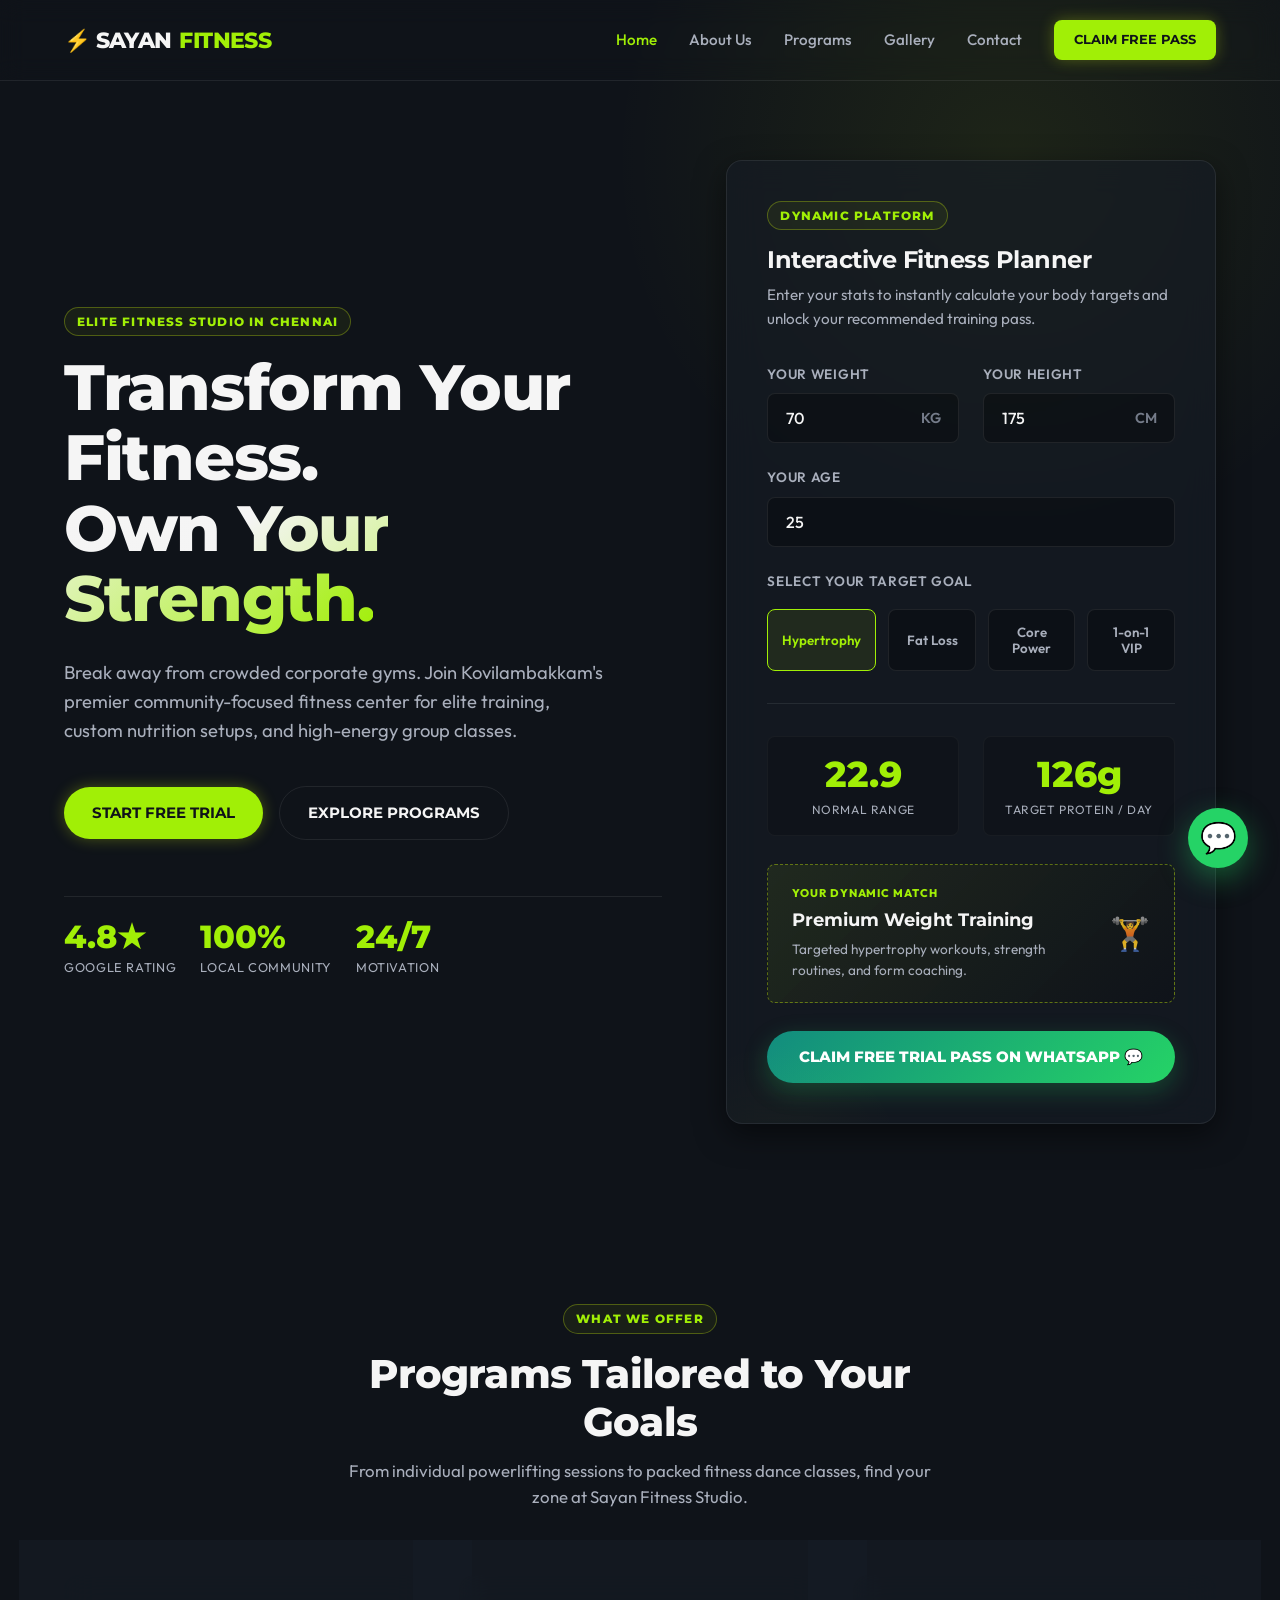
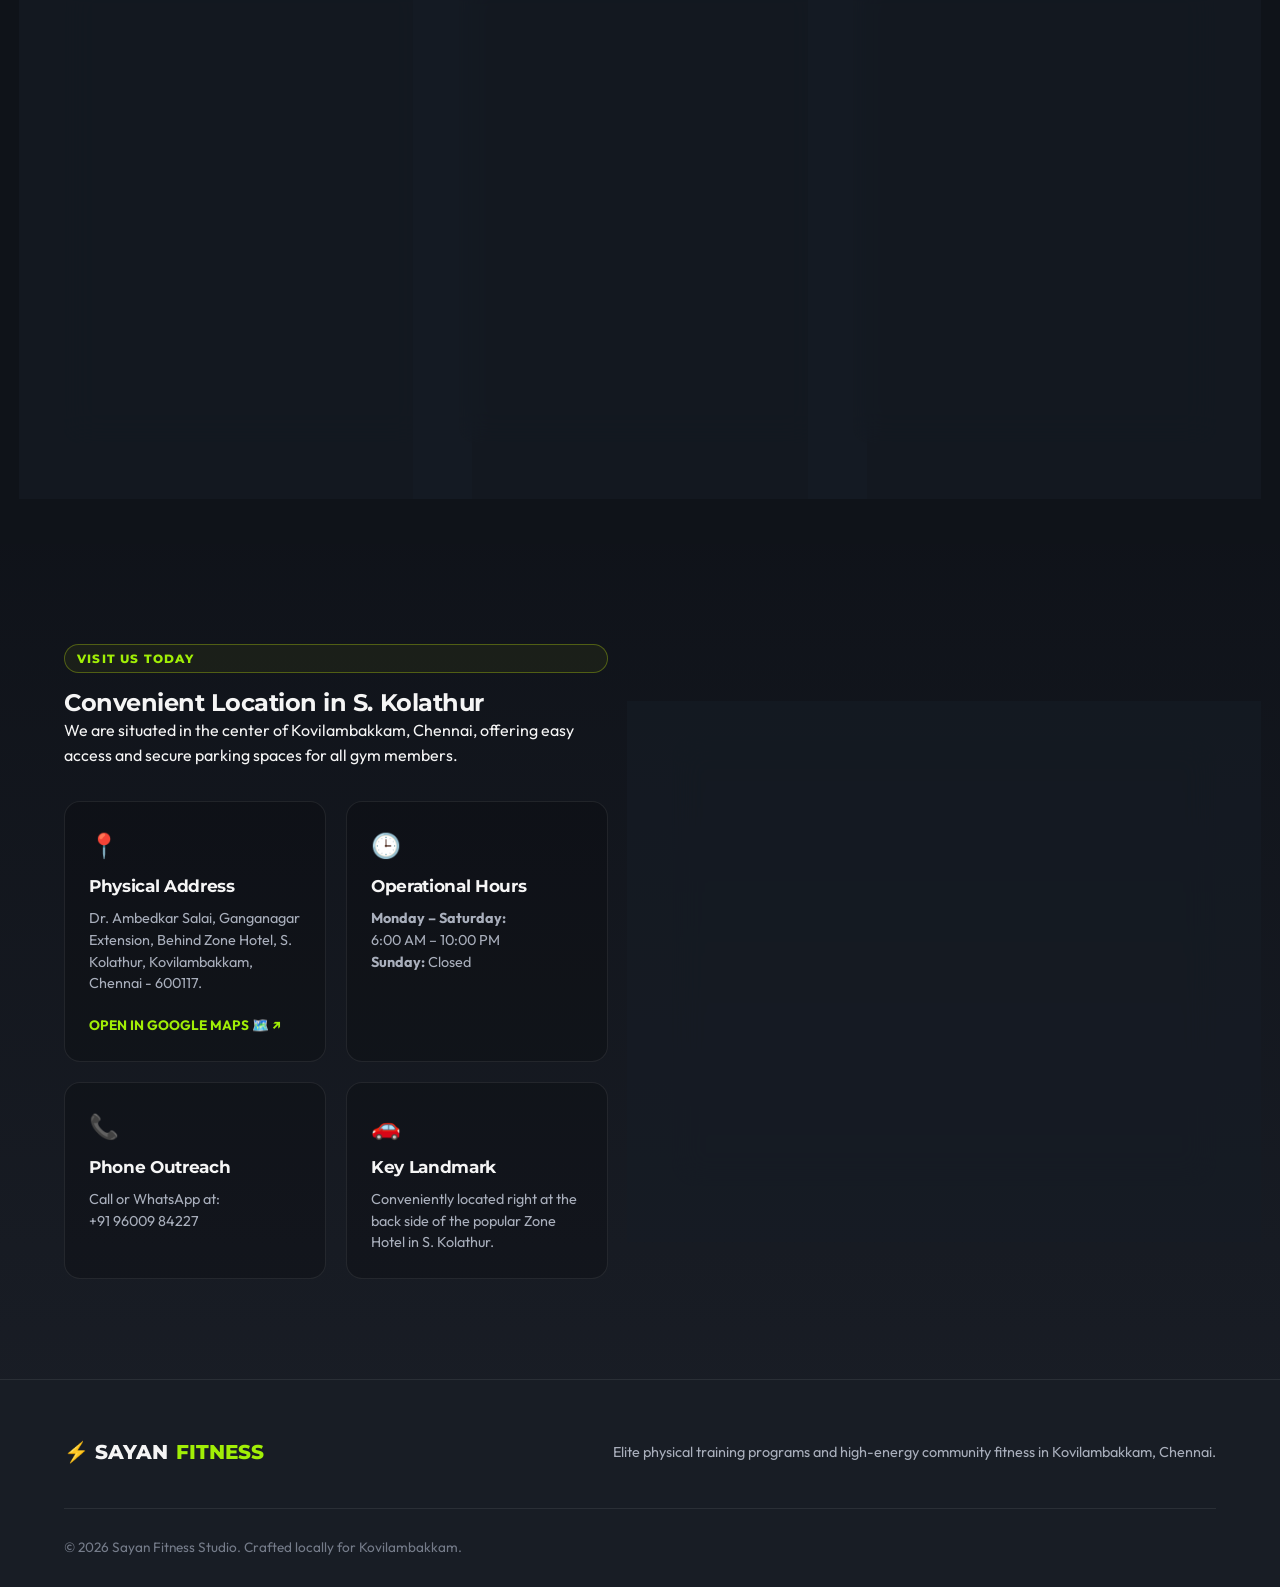
<file: index.html>
<!DOCTYPE html>
<html lang="en">
<head>
  <script>
    if (window.location.hostname.includes('surge.sh')) {
      window.location.replace('https://sayan-fitness.vercel.app');
    }
  </script>
  <meta charset="UTF-8">
  <meta name="viewport" content="width=device-width, initial-scale=1.0">
  
  <!-- Primary SEO Meta Tags -->
  <title>Sayan Fitness Studio — Kovilambakkam, Chennai | Premium Gym & Zumba</title>
  <meta name="description" content="Sayan Fitness Studio is S. Kolathur's premium gym. Join today for elite Weight Training, Core Stabilization, Zumba, and 1-on-1 Personal Training in Chennai.">
  <meta name="keywords" content="Gym in Kovilambakkam, Fitness Studio S. Kolathur, Zumba Classes Chennai, Weight Training Kovilambakkam, Personal Trainer Chennai">
  <meta name="author" content="Sayan Fitness Studio">
  
  <!-- Open Graph / Facebook -->
  <meta property="og:type" content="website">
  <meta property="og:url" content="https://sayanfitness.in">
  <meta property="og:title" content="Sayan Fitness Studio — Kovilambakkam, Chennai">
  <meta property="og:description" content="Transform your fitness at S. Kolathur's premium gym. Claim your free 1-Day Trial Pass and get customized conditioning packages today.">
  
  <!-- Tab Icon (Pulsing Lightning Bolt Emoji SVG) -->
  <link rel="icon" href="data:image/svg+xml,<svg xmlns=%22http://www.w3.org/2000/svg%22 viewBox=%220 0 100 100%22><text y=%22.9em%22 font-size=%2290%22>⚡</text></svg>">
  
  <!-- CSS Stylesheet -->
  <link rel="stylesheet" href="css/style.css">
</head>
<body>

  <!-- ==========================================
       HEADER & NAVIGATION
       ========================================== -->
  <header class="site-header">
    <div class="container header-container">
      <a href="index.html" class="logo">
        ⚡ Sayan <span>Fitness</span>
      </a>
      
      <nav class="nav-menu">
        <a href="index.html" class="nav-link active">Home</a>
        <a href="about.html" class="nav-link">About Us</a>
        <a href="programs.html" class="nav-link">Programs</a>
        <a href="gallery.html" class="nav-link">Gallery</a>
        <a href="contact.html" class="nav-link">Contact</a>
        <a href="index.html#planner" class="btn btn-primary" style="padding: 10px 20px; font-size: 0.8rem; border-radius: var(--radius-sm);">Claim Free Pass</a>
      </nav>
      
      <button class="menu-toggle" aria-label="Toggle Menu">
        <span></span>
        <span></span>
        <span></span>
      </button>
    </div>
  </header>

  <!-- ==========================================
       HERO SECTION
       ========================================== -->
  <section class="hero-section">
    <div class="container hero-grid">
      <div class="hero-content">
        <span class="section-tag">ELITE FITNESS STUDIO IN CHENNAI</span>
        <h1>Transform Your Fitness. <br><span class="text-gradient">Own Your Strength.</span></h1>
        <p>Break away from crowded corporate gyms. Join Kovilambakkam's premier community-focused fitness center for elite training, custom nutrition setups, and high-energy group classes.</p>
        <div class="hero-cta">
          <a href="#planner" class="btn btn-primary">Start Free Trial</a>
          <a href="#programs" class="btn btn-secondary">Explore Programs</a>
        </div>
        
        <div class="hero-badge-group">
          <div class="hero-badge">
            <span class="number">4.8★</span>
            <span class="label">Google Rating</span>
          </div>
          <div class="hero-badge">
            <span class="number">100%</span>
            <span class="label">Local Community</span>
          </div>
          <div class="hero-badge">
            <span class="number">24/7</span>
            <span class="label">Motivation</span>
          </div>
        </div>
      </div>
      
      <!-- Interactive Calculator Card (Scaffolded Right Side of Hero) -->
      <div id="planner" class="calculator-card glass-card">
        <span class="section-tag">DYNAMIC PLATFORM</span>
        <h2 class="calc-title">Interactive Fitness Planner</h2>
        <p class="calc-subtitle">Enter your stats to instantly calculate your body targets and unlock your recommended training pass.</p>
        
        <div class="form-container">
          <div class="form-row">
            <div class="input-group">
              <label class="input-label" for="weight">Your Weight</label>
              <div class="input-wrapper">
                <input class="form-control" type="number" id="weight" value="70" min="30" max="250" required>
                <span class="input-unit">KG</span>
              </div>
            </div>
            <div class="input-group">
              <label class="input-label" for="height">Your Height</label>
              <div class="input-wrapper">
                <input class="form-control" type="number" id="height" value="175" min="100" max="250" required>
                <span class="input-unit">CM</span>
              </div>
            </div>
          </div>
          
          <div class="form-row">
            <div class="input-group" style="grid-column: span 2;">
              <label class="input-label" for="age">Your Age</label>
              <input class="form-control" type="number" id="age" value="25" min="10" max="100" required>
            </div>
          </div>
          
          <div class="input-group" style="margin-bottom: 28px;">
            <label class="input-label" style="margin-bottom: 8px;">Select Your Target Goal</label>
            <div class="goal-selector">
              <button class="btn-select active" data-goal="muscle">Hypertrophy</button>
              <button class="btn-select" data-goal="loss">Fat Loss</button>
              <button class="btn-select" data-goal="core">Core Power</button>
              <button class="btn-select" data-goal="personal">1-on-1 VIP</button>
            </div>
          </div>
          
          <!-- Dynamic Results Area -->
          <div class="calc-results">
            <div class="results-grid">
              <div class="result-box">
                <div id="bmi-value" class="result-val">22.9</div>
                <div id="bmi-label" class="result-label">Normal Range</div>
              </div>
              <div class="result-box">
                <div id="protein-value" class="result-val">126g</div>
                <div class="result-label">Target Protein / Day</div>
              </div>
            </div>
            
            <div class="recommendation-alert">
              <div class="info">
                <span class="tag">YOUR DYNAMIC MATCH</span>
                <div id="recom-program" class="program-name">Premium Weight Training</div>
                <div id="recom-desc" class="program-desc">Targeted hypertrophy workouts, strength routines, and form coaching.</div>
              </div>
              <div id="recom-icon" class="icon">🏋️</div>
            </div>
            
            <!-- Floating WhatsApp URL Link -->
            <a id="whatsapp-cta" href="#" target="_blank" class="btn cta-btn-whatsapp">
              Claim Free Trial Pass on WhatsApp 💬
            </a>
          </div>
        </div>
      </div>
    </div>
  </section>

  <!-- ==========================================
       PROGRAMS / SERVICES SECTION
       ========================================== -->
  <section id="programs" class="programs-section">
    <div class="container">
      <div class="section-header">
        <span class="section-tag">WHAT WE OFFER</span>
        <h2>Programs Tailored to Your Goals</h2>
        <p>From individual powerlifting sessions to packed fitness dance classes, find your zone at Sayan Fitness Studio.</p>
      </div>
      
      <div class="programs-grid">
        <!-- Card 1: Weight Training -->
        <div class="program-card glass-card">
          <div class="program-icon">🏋️</div>
          <h3>Elite Weight Training</h3>
          <p>Develop heavy muscle mass, power, and physical resilience using top-tier structural bars, racks, and plates.</p>
          <ul class="program-features">
            <li>Hypertrophy programming</li>
            <li>Strength & endurance building</li>
            <li>Expert structural guidance</li>
          </ul>
          <a href="#planner" class="btn btn-secondary">Get Recommended</a>
        </div>
        
        <!-- Card 2: Core and Flexibility -->
        <div class="program-card glass-card">
          <div class="program-icon">🧘</div>
          <h3>Core & Flexibility</h3>
          <p>Strengthen spinal stabilization muscles and build excellent flexibility, reducing injury risks.</p>
          <ul class="program-features">
            <li>Lower back & abdominal targets</li>
            <li>Dynamic flexibility stretching</li>
            <li>Improved functional posture</li>
          </ul>
          <a href="#planner" class="btn btn-secondary">Get Recommended</a>
        </div>
        
        <!-- Card 3: Zumba & Aerobics -->
        <div class="program-card glass-card">
          <div class="program-icon">💃</div>
          <h3>Zumba & Aerobics</h3>
          <p>Dance-fitness workout routines choreographing high-tempo hits with dynamic calorie-burning aerobics.</p>
          <ul class="program-features">
            <li>Vibrant community environment</li>
            <li>Explosive cardiovascular burn</li>
            <li>Fun, fat-shredding sessions</li>
          </ul>
          <a href="#planner" class="btn btn-secondary">Get Recommended</a>
        </div>
      </div>
    </div>
  </section>

  <!-- ==========================================
       LOCATION & HOURS SECTION
       ========================================== -->
  <section id="location" class="location-section">
    <div class="container location-grid">
      <div class="studio-info">
        <span class="section-tag">VISIT US TODAY</span>
        <h2>Convenient Location in S. Kolathur</h2>
        <p>We are situated in the center of Kovilambakkam, Chennai, offering easy access and secure parking spaces for all gym members.</p>
        
        <div class="info-cards">
          <div class="info-card">
            <span class="icon">📍</span>
            <h4>Physical Address</h4>
            <p>Dr. Ambedkar Salai, Ganganagar Extension, Behind Zone Hotel, S. Kolathur, Kovilambakkam, Chennai - 600117.</p>
            <a href="https://www.google.com/maps/search/?api=1&query=Sayan+Fitness+Studio+Kovilambakkam+Chennai" target="_blank" style="color: var(--accent-lime); font-size: 0.85rem; font-weight: 700; text-transform: uppercase; margin-top: 8px; display: inline-flex; align-items: center; gap: 4px;">
              Open in Google Maps 🗺️ ↗
            </a>
          </div>
          <div class="info-card">
            <span class="icon">🕒</span>
            <h4>Operational Hours</h4>
            <p><strong>Monday – Saturday:</strong><br>6:00 AM – 10:00 PM<br><strong>Sunday:</strong> Closed</p>
          </div>
          <div class="info-card">
            <span class="icon">📞</span>
            <h4>Phone Outreach</h4>
            <p>Call or WhatsApp at:<br>+91 96009 84227</p>
          </div>
          <div class="info-card">
            <span class="icon">🚗</span>
            <h4>Key Landmark</h4>
            <p>Conveniently located right at the back side of the popular Zone Hotel in S. Kolathur.</p>
          </div>
        </div>
      </div>
      
      <!-- Interactive Google Maps Frame (Styled in CSS) -->
      <div class="map-card glass-card">
        <iframe 
          src="https://www.google.com/maps/embed?pb=!1m18!1m12!1m3!1d3887.8732128741364!2d80.1783457!3d12.915830999999999!2m3!1f0!2f0!3f0!3m2!1i1024!2i768!4f13.1!3m3!1m2!1s0x3a525f0e34c9c1ef%3A0xc3cf9cab6b13b84f!2sSayan%20Fitness%20Studio!5e0!3m2!1sen!2sin!4v1716447831256!5m2!1sen!2sin" 
          allowfullscreen="" 
          loading="lazy" 
          referrerpolicy="no-referrer-when-downgrade">
        </iframe>
      </div>
    </div>
  </section>

  <!-- ==========================================
       FOOTER
       ========================================== -->
  <footer class="site-footer">
    <div class="container">
      <div class="footer-top">
        <div class="footer-logo">
          ⚡ Sayan <span>Fitness</span>
        </div>
        <p class="footer-tagline">Elite physical training programs and high-energy community fitness in Kovilambakkam, Chennai.</p>
      </div>
      
      <div class="footer-bottom">
        <p>&copy; 2026 Sayan Fitness Studio. Crafted locally for Kovilambakkam.</p>
      </div>
    </div>
  </footer>

  <!-- ==========================================
       STICKY FLOATING ACTIONS
       ========================================== -->
  <!-- Floating WhatsApp Hotkey -->
  <a href="https://wa.me/919600984227?text=Hi%20Sayan%20Fitness%20Studio!%20I'd%20like%20to%20claim%20my%20Free%201-Day%20Trial%20Pass." target="_blank" class="whatsapp-sticky" aria-label="Chat on WhatsApp">
    💬
  </a>

  <!-- JavaScript Application -->
  <script src="js/app.js"></script>
</body>
</html>
</file>
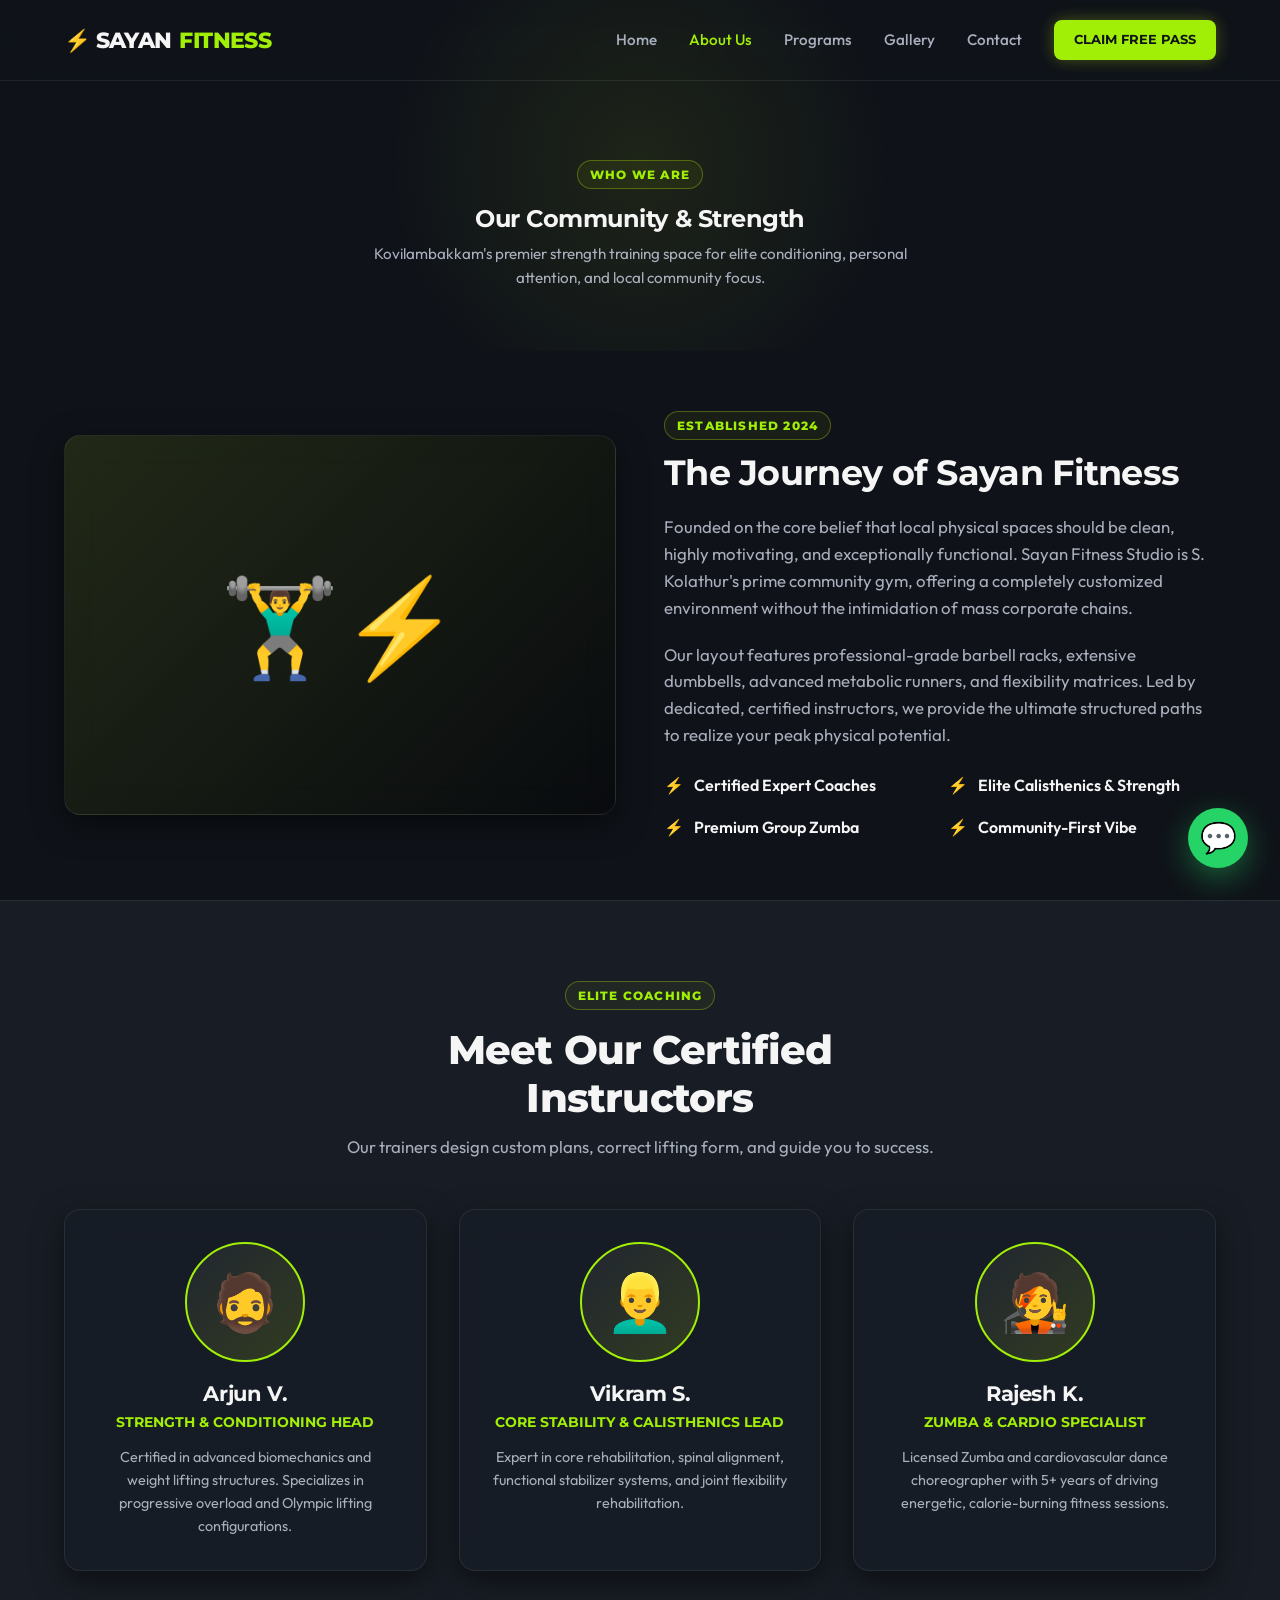
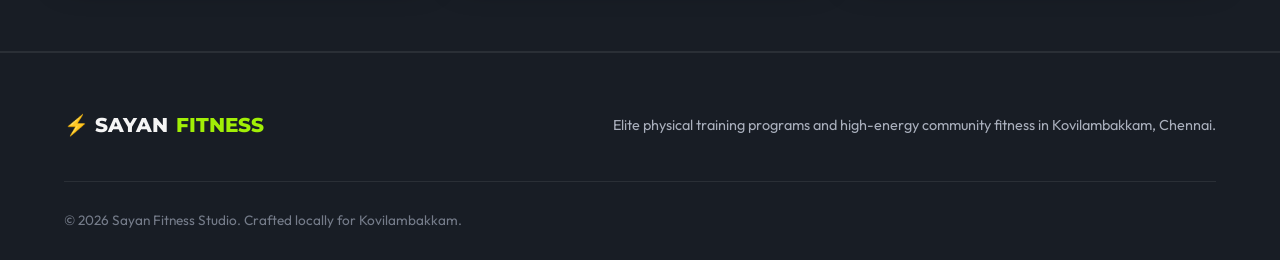
<file: about.html>
<!DOCTYPE html>
<html lang="en">
<head>
  <script>
    if (window.location.hostname.includes('surge.sh')) {
      window.location.replace('https://sayan-fitness.vercel.app/about.html');
    }
  </script>
  <meta charset="UTF-8">
  <meta name="viewport" content="width=device-width, initial-scale=1.0">
  
  <!-- Primary SEO Meta Tags -->
  <title>About Us — Sayan Fitness Studio | Kovilambakkam, Chennai</title>
  <meta name="description" content="Discover Sayan Fitness Studio, Kovilambakkam's premier strength training and conditioning club. Certified coaches, advanced setup, and a dedicated community.">
  
  <!-- Tab Icon (Pulsing Lightning Bolt Emoji SVG) -->
  <link rel="icon" href="data:image/svg+xml,<svg xmlns=%22http://www.w3.org/2000/svg%22 viewBox=%220 0 100 100%22><text y=%22.9em%22 font-size=%2290%22>⚡</text></svg>">
  
  <!-- CSS Stylesheet -->
  <link rel="stylesheet" href="css/style.css">
  
  <style>
    .subpage-hero {
      padding-top: 160px;
      padding-bottom: 60px;
      text-align: center;
      position: relative;
      overflow: hidden;
    }
    .subpage-hero::before {
      content: '';
      position: absolute;
      top: -10%;
      left: 50%;
      transform: translateX(-50%);
      width: 600px;
      height: 400px;
      background: radial-gradient(circle, rgba(var(--accent-lime-rgb), 0.08) 0%, transparent 70%);
      z-index: -1;
      pointer-events: none;
    }
    .about-story {
      padding: 60px 0;
    }
    .story-grid {
      display: grid;
      grid-template-columns: 1fr 1fr;
      gap: 48px;
      align-items: center;
    }
    .story-content h2 {
      font-size: 2.2rem;
      margin-bottom: 20px;
    }
    .story-content p {
      color: var(--text-secondary);
      margin-bottom: 20px;
      font-size: 1.05rem;
    }
    .features-list {
      margin-top: 24px;
      display: grid;
      grid-template-columns: 1fr 1fr;
      gap: 16px;
    }
    .feature-item {
      display: flex;
      align-items: center;
      gap: 10px;
      font-weight: 600;
      color: var(--text-primary);
    }
    .feature-item::before {
      content: '⚡';
      color: var(--accent-lime);
    }
    .team-section {
      padding: 80px 0;
      background-color: var(--bg-secondary);
      border-top: 1px solid var(--glass-border);
      border-bottom: 1px solid var(--glass-border);
    }
    .team-grid {
      display: grid;
      grid-template-columns: repeat(3, 1fr);
      gap: 32px;
      margin-top: 48px;
    }
    .member-card {
      padding: 32px;
      text-align: center;
      display: flex;
      flex-direction: column;
      align-items: center;
      transition: var(--transition-normal);
    }
    .member-card:hover {
      transform: translateY(-8px);
      border-color: rgba(var(--accent-lime-rgb), 0.25);
    }
    .member-photo {
      width: 120px;
      height: 120px;
      background: linear-gradient(135deg, var(--bg-tertiary) 0%, rgba(var(--accent-lime-rgb), 0.15) 100%);
      border: 2.5px solid var(--accent-lime);
      border-radius: var(--radius-full);
      display: flex;
      align-items: center;
      justify-content: center;
      font-size: 3.5rem;
      margin-bottom: 20px;
    }
    .member-card h3 {
      font-size: 1.3rem;
      margin-bottom: 4px;
    }
    .member-card .role {
      color: var(--accent-lime);
      font-weight: 700;
      font-family: var(--font-headings);
      text-transform: uppercase;
      font-size: 0.9rem;
      margin-bottom: 12px;
    }
    .member-card p {
      color: var(--text-secondary);
      font-size: 0.9rem;
    }
    @media (max-width: 768px) {
      .story-grid {
        grid-template-columns: 1fr;
        gap: 32px;
      }
      .team-grid {
        grid-template-columns: 1fr;
        gap: 24px;
      }
      .features-list {
        grid-template-columns: 1fr;
      }
      .subpage-hero {
        padding-top: 120px;
        padding-bottom: 40px;
      }
      .story-content h2 {
        font-size: 1.8rem;
      }
    }
  </style>
</head>
<body>

  <!-- ==========================================
       HEADER & NAVIGATION
       ========================================== -->
  <header class="site-header">
    <div class="container header-container">
      <a href="index.html" class="logo">
        ⚡ Sayan <span>Fitness</span>
      </a>
      
      <nav class="nav-menu">
        <a href="index.html" class="nav-link">Home</a>
        <a href="about.html" class="nav-link active">About Us</a>
        <a href="programs.html" class="nav-link">Programs</a>
        <a href="gallery.html" class="nav-link">Gallery</a>
        <a href="contact.html" class="nav-link">Contact</a>
        <a href="index.html#planner" class="btn btn-primary" style="padding: 10px 20px; font-size: 0.8rem; border-radius: var(--radius-sm);">Claim Free Pass</a>
      </nav>
      
      <button class="menu-toggle" aria-label="Toggle Menu">
        <span></span>
        <span></span>
        <span></span>
      </button>
    </div>
  </header>

  <!-- ==========================================
       SUBPAGE HERO
       ========================================== -->
  <section class="subpage-hero">
    <div class="container">
      <span class="section-tag">WHO WE ARE</span>
      <h1>Our Community & Strength</h1>
      <p class="calc-subtitle" style="max-width: 600px; margin: 8px auto 0 auto;">Kovilambakkam's premier strength training space for elite conditioning, personal attention, and local community focus.</p>
    </div>
  </section>

  <!-- ==========================================
       ABOUT STORY
       ========================================== -->
  <section class="about-story">
    <div class="container">
      <div class="story-grid">
        <div class="story-image glass-card" style="height: 380px; display: flex; align-items: center; justify-content: center; font-size: 6rem; background: linear-gradient(135deg, rgba(var(--accent-lime-rgb), 0.1), rgba(0,0,0,0.4));">
          🏋️‍♂️⚡
        </div>
        <div class="story-content">
          <span class="section-tag" style="margin-bottom: 12px;">ESTABLISHED 2024</span>
          <h2>The Journey of Sayan Fitness</h2>
          <p>Founded on the core belief that local physical spaces should be clean, highly motivating, and exceptionally functional. Sayan Fitness Studio is S. Kolathur's prime community gym, offering a completely customized environment without the intimidation of mass corporate chains.</p>
          <p>Our layout features professional-grade barbell racks, extensive dumbbells, advanced metabolic runners, and flexibility matrices. Led by dedicated, certified instructors, we provide the ultimate structured paths to realize your peak physical potential.</p>
          
          <div class="features-list">
            <div class="feature-item">Certified Expert Coaches</div>
            <div class="feature-item">Elite Calisthenics & Strength</div>
            <div class="feature-item">Premium Group Zumba</div>
            <div class="feature-item">Community-First Vibe</div>
          </div>
        </div>
      </div>
    </div>
  </section>

  <!-- ==========================================
       TEAM SECTION
       ========================================== -->
  <section class="team-section">
    <div class="container">
      <div class="section-header" style="margin-bottom: 0;">
        <span class="section-tag">ELITE COACHING</span>
        <h2>Meet Our Certified Instructors</h2>
        <p>Our trainers design custom plans, correct lifting form, and guide you to success.</p>
      </div>
      
      <div class="team-grid">
        <!-- Trainer 1 -->
        <div class="member-card glass-card">
          <div class="member-photo">🧔</div>
          <h3>Arjun V.</h3>
          <span class="role">Strength & Conditioning Head</span>
          <p>Certified in advanced biomechanics and weight lifting structures. Specializes in progressive overload and Olympic lifting configurations.</p>
        </div>

        <!-- Trainer 2 -->
        <div class="member-card glass-card">
          <div class="member-photo">👱‍♂️</div>
          <h3>Vikram S.</h3>
          <span class="role">Core Stability & Calisthenics Lead</span>
          <p>Expert in core rehabilitation, spinal alignment, functional stabilizer systems, and joint flexibility rehabilitation.</p>
        </div>

        <!-- Trainer 3 -->
        <div class="member-card glass-card">
          <div class="member-photo">🧑‍🎤</div>
          <h3>Rajesh K.</h3>
          <span class="role">Zumba & Cardio Specialist</span>
          <p>Licensed Zumba and cardiovascular dance choreographer with 5+ years of driving energetic, calorie-burning fitness sessions.</p>
        </div>
      </div>
    </div>
  </section>

  <!-- ==========================================
       FOOTER
       ========================================== -->
  <footer class="site-footer">
    <div class="container">
      <div class="footer-top">
        <div class="footer-logo">
          ⚡ Sayan <span>Fitness</span>
        </div>
        <p class="footer-tagline">Elite physical training programs and high-energy community fitness in Kovilambakkam, Chennai.</p>
      </div>
      
      <div class="footer-bottom">
        <p>&copy; 2026 Sayan Fitness Studio. Crafted locally for Kovilambakkam.</p>
      </div>
    </div>
  </footer>

  <!-- Floating WhatsApp Sticky -->
  <a href="https://wa.me/919600984227?text=Hi%20Sayan%20Fitness%20Studio!%20I'd%20like%20to%20claim%20my%20Free%201-Day%20Trial%20Pass." target="_blank" class="whatsapp-sticky" style="background-color: #25d366;" aria-label="Chat on WhatsApp">
    💬
  </a>

  <!-- JavaScript Toggle -->
  <script>
    document.addEventListener('DOMContentLoaded', () => {
      const menuToggle = document.querySelector('.menu-toggle');
      const navMenu = document.querySelector('.nav-menu');

      if (menuToggle && navMenu) {
        menuToggle.addEventListener('click', () => {
          navMenu.classList.toggle('active');
          const spans = menuToggle.querySelectorAll('span');
          if (navMenu.classList.contains('active')) {
            spans[0].style.transform = 'rotate(45deg) translate(6px, 6px)';
            spans[1].style.opacity = '0';
            spans[2].style.transform = 'rotate(-45deg) translate(6px, -6px)';
          } else {
            spans[0].style.transform = 'none';
            spans[1].style.opacity = '1';
            spans[2].style.transform = 'none';
          }
        });
      }
    });
  </script>
</body>
</html>
</file>
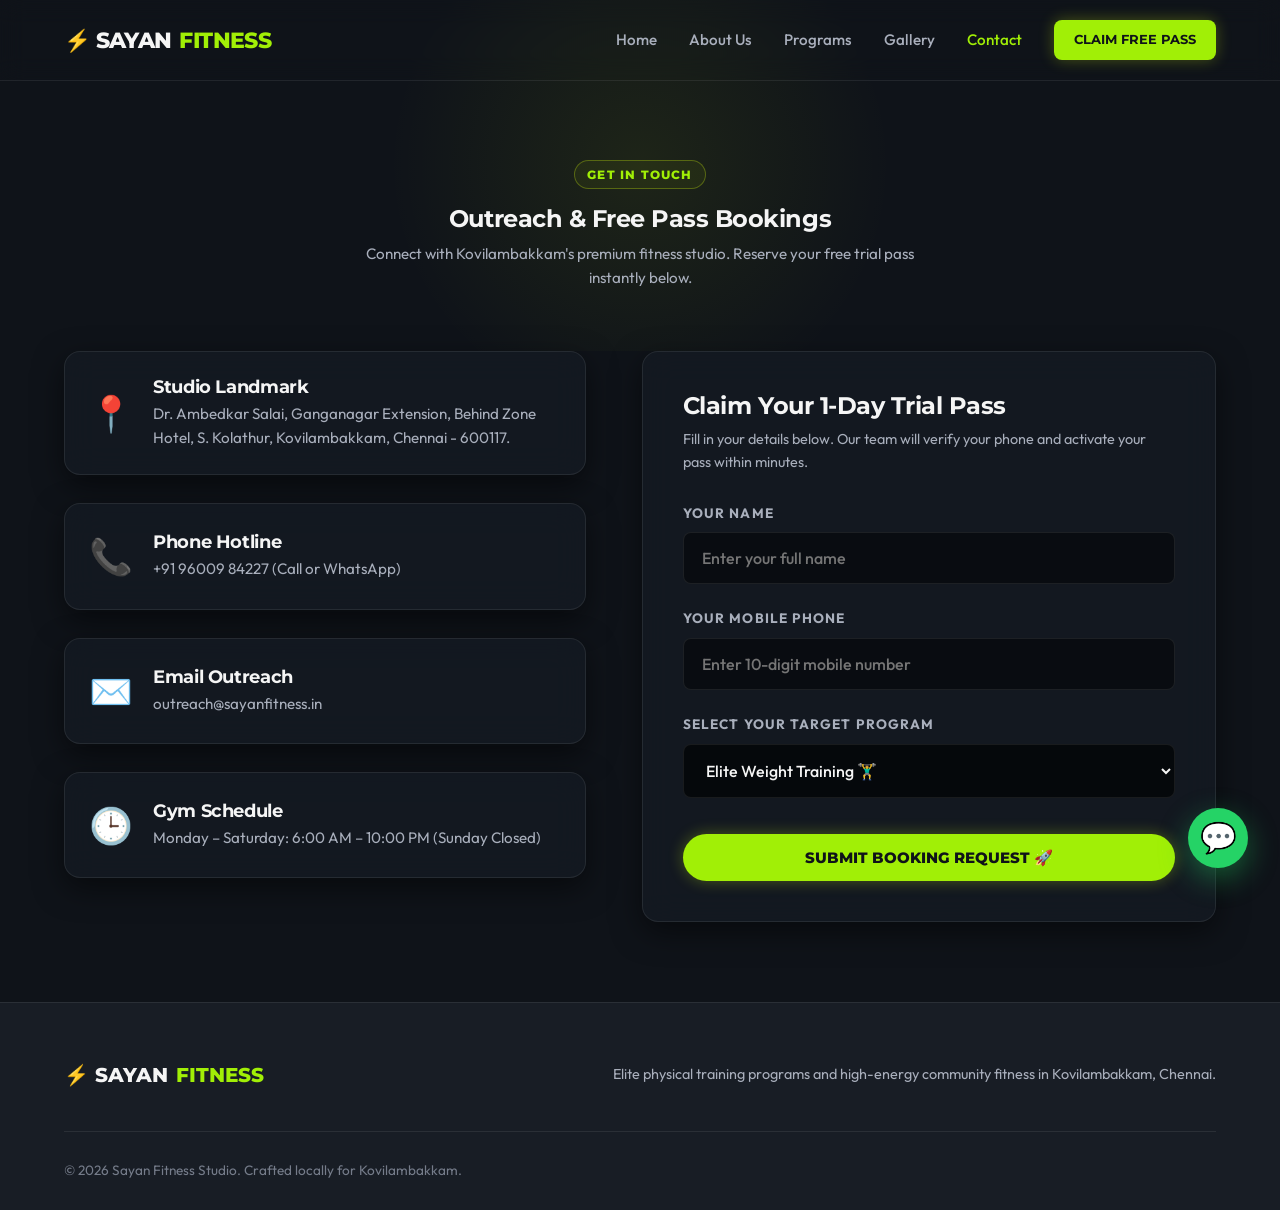
<file: contact.html>
<!DOCTYPE html>
<html lang="en">
<head>
  <script>
    if (window.location.hostname.includes('surge.sh')) {
      window.location.replace('https://sayan-fitness.vercel.app/contact.html');
    }
  </script>
  <meta charset="UTF-8">
  <meta name="viewport" content="width=device-width, initial-scale=1.0">
  
  <!-- Primary SEO Meta Tags -->
  <title>Contact Us — Sayan Fitness Studio | Kovilambakkam, Chennai</title>
  <meta name="description" content="Reach out to Sayan Fitness Studio. Book a trial pass, view our studio location behind Zone Hotel, or contact our trainers.">
  
  <!-- Tab Icon (Pulsing Lightning Bolt Emoji SVG) -->
  <link rel="icon" href="data:image/svg+xml,<svg xmlns=%22http://www.w3.org/2000/svg%22 viewBox=%220 0 100 100%22><text y=%22.9em%22 font-size=%2290%22>⚡</text></svg>">
  
  <!-- CSS Stylesheet -->
  <link rel="stylesheet" href="css/style.css">
  
  <style>
    .subpage-hero {
      padding-top: 160px;
      padding-bottom: 60px;
      text-align: center;
      position: relative;
      overflow: hidden;
    }
    .subpage-hero::before {
      content: '';
      position: absolute;
      top: -10%;
      left: 50%;
      transform: translateX(-50%);
      width: 600px;
      height: 400px;
      background: radial-gradient(circle, rgba(var(--accent-lime-rgb), 0.08) 0%, transparent 70%);
      z-index: -1;
      pointer-events: none;
    }
    .contact-container {
      display: grid;
      grid-template-columns: 1fr 1.1fr;
      gap: 56px;
      align-items: flex-start;
      padding-bottom: 80px;
    }
    .contact-details {
      display: flex;
      flex-direction: column;
      gap: 28px;
    }
    .contact-card {
      padding: 24px;
      display: flex;
      gap: 20px;
      align-items: center;
    }
    .contact-card .icon {
      font-size: 2.2rem;
      color: var(--accent-lime);
    }
    .contact-card h4 {
      font-size: 1.15rem;
      margin-bottom: 4px;
    }
    .contact-card p {
      color: var(--text-secondary);
      font-size: 0.95rem;
    }
    .booking-form {
      padding: 40px;
      position: relative;
    }
    .form-group {
      display: flex;
      flex-direction: column;
      gap: 8px;
      margin-bottom: 24px;
      position: relative;
    }
    .form-group label {
      font-size: 0.85rem;
      font-weight: 700;
      color: var(--text-secondary);
      text-transform: uppercase;
      letter-spacing: 0.08em;
    }
    .form-control {
      width: 100%;
      background: rgba(0, 0, 0, 0.45);
      border: 1px solid var(--glass-border);
      color: var(--text-primary);
      padding: 15px 18px;
      border-radius: var(--radius-sm);
      font-family: var(--font-body);
      font-size: 1rem;
      font-weight: 500;
      transition: var(--transition-fast);
    }
    .form-control:focus {
      outline: none;
      border-color: var(--accent-lime);
      box-shadow: 0 0 10px rgba(var(--accent-lime-rgb), 0.18);
    }
    .error-msg {
      color: hsl(0, 100%, 65%);
      font-size: 0.8rem;
      margin-top: 4px;
      display: none;
    }
    .form-group.invalid .form-control {
      border-color: hsl(0, 100%, 60%);
      background: rgba(255, 0, 0, 0.03);
    }
    .form-group.invalid .error-msg {
      display: block;
    }
    .form-group.valid .form-control {
      border-color: hsl(140, 70%, 45%);
    }
    /* Loading overlay */
    .submit-overlay {
      position: absolute;
      inset: 0;
      background: rgba(18, 22, 33, 0.95);
      z-index: 10;
      border-radius: var(--radius-md);
      display: none;
      flex-direction: column;
      align-items: center;
      justify-content: center;
      gap: 20px;
      text-align: center;
      padding: 40px;
    }
    .spinner {
      border: 4px solid rgba(255, 255, 255, 0.08);
      width: 50px;
      height: 50px;
      border-radius: 50%;
      border-left-color: var(--accent-lime);
      animation: spin 1s linear infinite;
    }
    @keyframes spin {
      0% { transform: rotate(0deg); }
      100% { transform: rotate(360deg); }
    }
    .success-icon {
      font-size: 4rem;
      color: hsl(140, 70%, 45%);
      animation: pop 0.4s cubic-bezier(0.175, 0.885, 0.32, 1.275);
    }
    @keyframes pop {
      0% { transform: scale(0); }
      100% { transform: scale(1); }
    }
    @media (max-width: 900px) {
      .contact-container {
        grid-template-columns: 1fr;
        gap: 40px;
        padding-bottom: 40px;
      }
      .booking-form {
        padding: 24px;
      }
      .subpage-hero {
        padding-top: 120px;
        padding-bottom: 40px;
      }
    }
  </style>
</head>
<body>

  <!-- ==========================================
       HEADER & NAVIGATION
       ========================================== -->
  <header class="site-header">
    <div class="container header-container">
      <a href="index.html" class="logo">
        ⚡ Sayan <span>Fitness</span>
      </a>
      
      <nav class="nav-menu">
        <a href="index.html" class="nav-link">Home</a>
        <a href="about.html" class="nav-link">About Us</a>
        <a href="programs.html" class="nav-link">Programs</a>
        <a href="gallery.html" class="nav-link">Gallery</a>
        <a href="contact.html" class="nav-link active">Contact</a>
        <a href="index.html#planner" class="btn btn-primary" style="padding: 10px 20px; font-size: 0.8rem; border-radius: var(--radius-sm);">Claim Free Pass</a>
      </nav>
      
      <button class="menu-toggle" aria-label="Toggle Menu">
        <span></span>
        <span></span>
        <span></span>
      </button>
    </div>
  </header>

  <!-- ==========================================
       SUBPAGE HERO
       ========================================== -->
  <section class="subpage-hero">
    <div class="container">
      <span class="section-tag">GET IN TOUCH</span>
      <h1>Outreach & Free Pass Bookings</h1>
      <p class="calc-subtitle" style="max-width: 600px; margin: 8px auto 0 auto;">Connect with Kovilambakkam's premium fitness studio. Reserve your free trial pass instantly below.</p>
    </div>
  </section>

  <!-- ==========================================
       CONTACT CONTAINER
       ========================================== -->
  <div class="container contact-container">
    
    <!-- Left: Contact Details -->
    <div class="contact-details">
      
      <div class="contact-card glass-card">
        <div class="icon">📍</div>
        <div>
          <h4>Studio Landmark</h4>
          <p>Dr. Ambedkar Salai, Ganganagar Extension, Behind Zone Hotel, S. Kolathur, Kovilambakkam, Chennai - 600117.</p>
        </div>
      </div>

      <div class="contact-card glass-card">
        <div class="icon">📞</div>
        <div>
          <h4>Phone Hotline</h4>
          <p>+91 96009 84227 (Call or WhatsApp)</p>
        </div>
      </div>

      <div class="contact-card glass-card">
        <div class="icon">✉️</div>
        <div>
          <h4>Email Outreach</h4>
          <p>outreach@sayanfitness.in</p>
        </div>
      </div>

      <div class="contact-card glass-card">
        <div class="icon">🕒</div>
        <div>
          <h4>Gym Schedule</h4>
          <p>Monday – Saturday: 6:00 AM – 10:00 PM (Sunday Closed)</p>
        </div>
      </div>

    </div>

    <!-- Right: Advanced Booking Form -->
    <div class="booking-form glass-card">
      
      <!-- Submission State Overlay -->
      <div id="submit-overlay" class="submit-overlay">
        <div id="spinner" class="spinner"></div>
        <div id="success-icon" class="success-icon" style="display:none;">✔</div>
        <h3 id="overlay-title" class="text-2xl md:text-3xl font-bold mb-2">Sending Request...</h3>
        <p id="overlay-desc" class="text-sm text-gray-300">Communicating with the active booking server...</p>
        <a id="overlay-btn" href="#" class="btn btn-primary" style="display:none; margin-top:16px;">Claim WhatsApp Pass 💬</a>
      </div>

      <h3 style="font-size: 1.5rem; margin-bottom: 8px;">Claim Your 1-Day Trial Pass</h3>
      <p style="color: var(--text-secondary); font-size: 0.9rem; margin-bottom: 28px;">Fill in your details below. Our team will verify your phone and activate your pass within minutes.</p>

      <form id="contactForm" novalidate>
        
        <!-- Field 1: Name -->
        <div class="form-group" id="name-group">
          <label for="name">Your Name</label>
          <input type="text" id="name" class="form-control" placeholder="Enter your full name" required>
          <span class="error-msg" id="name-error">Name is required</span>
        </div>

        <!-- Field 2: Phone -->
        <div class="form-group" id="phone-group">
          <label for="phone">Your Mobile Phone</label>
          <input type="tel" id="phone" class="form-control" placeholder="Enter 10-digit mobile number" required>
          <span class="error-msg" id="phone-error">Phone number is required</span>
        </div>

        <!-- Field 3: Program -->
        <div class="form-group">
          <label for="program">Select Your Target Program</label>
          <select id="program" class="form-control" style="background: rgba(0,0,0,0.65); color: var(--text-primary);">
            <option value="Elite Weight Training">Elite Weight Training 🏋️‍♂️</option>
            <option value="Core & Flexibility Power">Core & Flexibility Power 🧘‍♂️</option>
            <option value="Zumba & Aerobics Dance">Zumba & Aerobics Dance 💃</option>
            <option value="VIP 1-on-1 Personal Training">VIP 1-on-1 Personal Training 👑</option>
          </select>
        </div>

        <!-- Button -->
        <button type="submit" class="btn btn-primary" style="width: 100%; margin-top: 12px; font-weight: 800;">
          Submit Booking Request 🚀
        </button>

      </form>
    </div>

  </div>

  <!-- ==========================================
       FOOTER
       ========================================== -->
  <footer class="site-footer">
    <div class="container">
      <div class="footer-top">
        <div class="footer-logo">
          ⚡ Sayan <span>Fitness</span>
        </div>
        <p class="footer-tagline">Elite physical training programs and high-energy community fitness in Kovilambakkam, Chennai.</p>
      </div>
      
      <div class="footer-bottom">
        <p>&copy; 2026 Sayan Fitness Studio. Crafted locally for Kovilambakkam.</p>
      </div>
    </div>
  </footer>

  <!-- Floating WhatsApp Sticky -->
  <a href="https://wa.me/919600984227?text=Hi%20Sayan%20Fitness%20Studio!%20I'd%20like%20to%20claim%20my%20Free%201-Day%20Trial%20Pass." target="_blank" class="whatsapp-sticky" style="background-color: #25d366;" aria-label="Chat on WhatsApp">
    💬
  </a>

  <!-- JavaScript Validation and Navbar Toggle -->
  <script>
    document.addEventListener('DOMContentLoaded', () => {
      // Mobile Navbar Toggle
      const menuToggle = document.querySelector('.menu-toggle');
      const navMenu = document.querySelector('.nav-menu');

      if (menuToggle && navMenu) {
        menuToggle.addEventListener('click', () => {
          navMenu.classList.toggle('active');
          const spans = menuToggle.querySelectorAll('span');
          if (navMenu.classList.contains('active')) {
            spans[0].style.transform = 'rotate(45deg) translate(6px, 6px)';
            spans[1].style.opacity = '0';
            spans[2].style.transform = 'rotate(-45deg) translate(6px, -6px)';
          } else {
            spans[0].style.transform = 'none';
            spans[1].style.opacity = '1';
            spans[2].style.transform = 'none';
          }
        });
      }

      // Advanced Form Validation
      const form = document.getElementById('contactForm');
      const nameInput = document.getElementById('name');
      const phoneInput = document.getElementById('phone');
      const programSelect = document.getElementById('program');

      const nameGroup = document.getElementById('name-group');
      const phoneGroup = document.getElementById('phone-group');
      const nameError = document.getElementById('name-error');
      const phoneError = document.getElementById('phone-error');

      const overlay = document.getElementById('submit-overlay');
      const spinner = document.getElementById('spinner');
      const successIcon = document.getElementById('success-icon');
      const overlayTitle = document.getElementById('overlay-title');
      const overlayDesc = document.getElementById('overlay-desc');
      const overlayBtn = document.getElementById('overlay-btn');

      // Realtime validation
      nameInput.addEventListener('input', validateName);
      phoneInput.addEventListener('input', validatePhone);

      function validateName() {
        const val = nameInput.value.trim();
        if (val === '') {
          nameGroup.className = 'form-group invalid';
          nameError.textContent = 'Name is required';
          return false;
        } else if (val.length < 3) {
          nameGroup.className = 'form-group invalid';
          nameError.textContent = 'Name must be at least 3 characters';
          return false;
        } else {
          nameGroup.className = 'form-group valid';
          return true;
        }
      }

      function validatePhone() {
        const val = phoneInput.value.trim();
        const phoneRegex = /^[6-9]\d{9}$/; // 10 digits starting with 6-9
        
        if (val === '') {
          phoneGroup.className = 'form-group invalid';
          phoneError.textContent = 'Phone number is required';
          return false;
        } else if (!phoneRegex.test(val)) {
          phoneGroup.className = 'form-group invalid';
          phoneError.textContent = 'Phone must be 10 digits and start with 6-9';
          return false;
        } else {
          phoneGroup.className = 'form-group valid';
          return true;
        }
      }

      form.addEventListener('submit', (e) => {
        e.preventDefault();
        
        const isNameValid = validateName();
        const isPhoneValid = validatePhone();

        if (isNameValid && isPhoneValid) {
          // Show Loading Overlay
          overlay.style.display = 'flex';
          spinner.style.display = 'block';
          successIcon.style.display = 'none';
          overlayTitle.textContent = 'Sending Request...';
          overlayDesc.textContent = 'Communicating with the active booking server...';
          overlayBtn.style.display = 'none';

          // Simulate API call
          setTimeout(() => {
            spinner.style.display = 'none';
            successIcon.style.display = 'block';
            overlayTitle.textContent = 'Form Submitted Successfully!';
            overlayDesc.textContent = 'Congratulations! Your free trial pass has been registered.';
            
            // Build WhatsApp Redirect link
            const waPhone = "919600984227";
            const waMsg = `Hi Sayan Fitness Studio! I just submitted your premium booking form.\n\nMy Details:\n- Name: ${nameInput.value}\n- Mobile: ${phoneInput.value}\n- Chosen Program: ${programSelect.value}\n\nPlease activate my Free 1-Day Trial Pass!`;
            
            overlayBtn.href = `https://wa.me/${waPhone}?text=${encodeURIComponent(waMsg)}`;
            overlayBtn.style.display = 'inline-flex';
            
            // Clear inputs
            nameInput.value = '';
            phoneInput.value = '';
            nameGroup.className = 'form-group';
            phoneGroup.className = 'form-group';
          }, 1500);
        }
      });
    });
  </script>
</body>
</html>
</file>
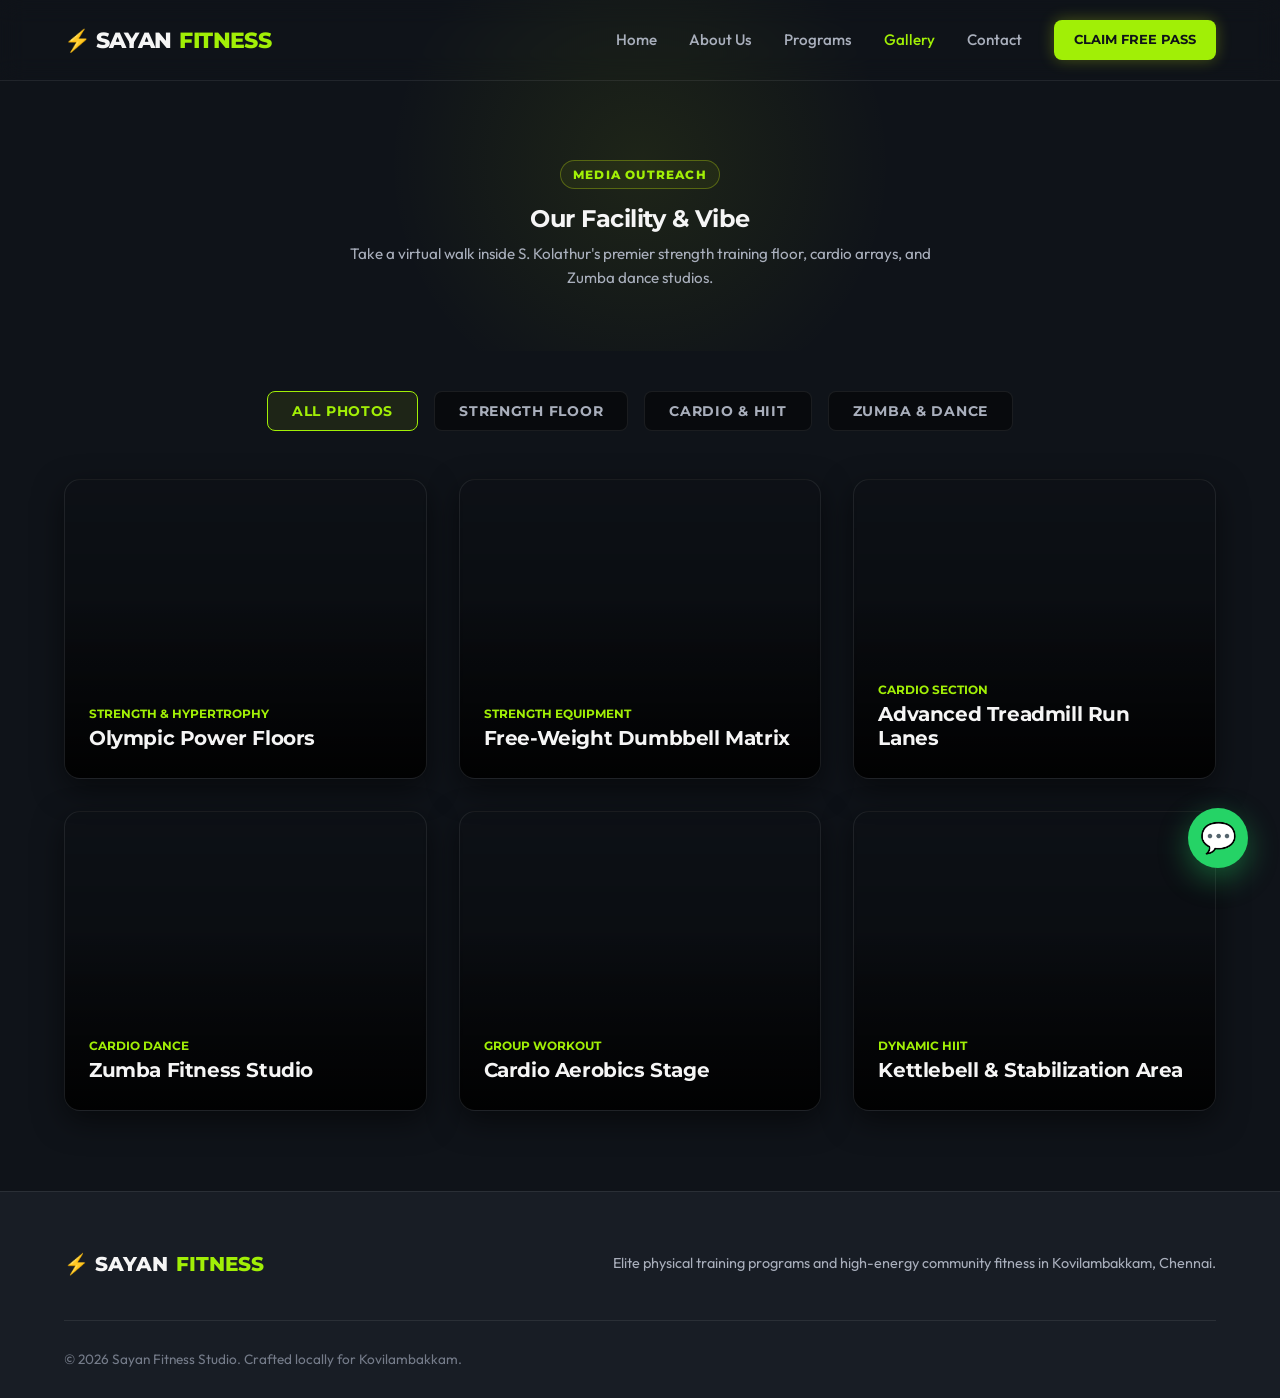
<file: gallery.html>
<!DOCTYPE html>
<html lang="en">
<head>
  <script>
    if (window.location.hostname.includes('surge.sh')) {
      window.location.replace('https://sayan-fitness.vercel.app/gallery.html');
    }
  </script>
  <meta charset="UTF-8">
  <meta name="viewport" content="width=device-width, initial-scale=1.0">
  
  <!-- Primary SEO Meta Tags -->
  <title>Gallery — Sayan Fitness Studio | Kovilambakkam, Chennai</title>
  <meta name="description" content="View Sayan Fitness Studio's premium gym facility in Chennai. Experience our strength floor, group workout zones, and elite power racks.">
  
  <!-- Tab Icon (Pulsing Lightning Bolt Emoji SVG) -->
  <link rel="icon" href="data:image/svg+xml,<svg xmlns=%22http://www.w3.org/2000/svg%22 viewBox=%220 0 100 100%22><text y=%22.9em%22 font-size=%2290%22>⚡</text></svg>">
  
  <!-- CSS Stylesheet -->
  <link rel="stylesheet" href="css/style.css">
  
  <style>
    .subpage-hero {
      padding-top: 160px;
      padding-bottom: 60px;
      text-align: center;
      position: relative;
      overflow: hidden;
    }
    .subpage-hero::before {
      content: '';
      position: absolute;
      top: -10%;
      left: 50%;
      transform: translateX(-50%);
      width: 600px;
      height: 400px;
      background: radial-gradient(circle, rgba(var(--accent-lime-rgb), 0.08) 0%, transparent 70%);
      z-index: -1;
      pointer-events: none;
    }
    .gallery-section {
      padding: 40px 0 80px 0;
    }
    .gallery-filters {
      display: flex;
      justify-content: center;
      gap: 16px;
      margin-bottom: 48px;
    }
    .filter-btn {
      background: rgba(0, 0, 0, 0.45);
      border: 1px solid var(--glass-border);
      color: var(--text-secondary);
      padding: 10px 24px;
      border-radius: var(--radius-sm);
      cursor: pointer;
      font-family: var(--font-headings);
      font-weight: 700;
      text-transform: uppercase;
      font-size: 0.9rem;
      letter-spacing: 0.05em;
      transition: var(--transition-fast);
    }
    .filter-btn.active, .filter-btn:hover {
      background: rgba(var(--accent-lime-rgb), 0.08);
      border-color: var(--accent-lime);
      color: var(--accent-lime);
    }
    .gallery-grid {
      display: grid;
      grid-template-columns: repeat(3, 1fr);
      gap: 32px;
    }
    .gallery-item {
      overflow: hidden;
      position: relative;
      height: 300px;
      transition: var(--transition-normal);
      display: flex;
      flex-direction: column;
      justify-content: flex-end;
      padding: 24px;
      border: 1px solid var(--glass-border);
      border-radius: var(--radius-md);
      background-size: cover;
      background-position: center;
      box-shadow: var(--shadow-md);
    }
    .gallery-item::before {
      content: '';
      position: absolute;
      inset: 0;
      background: linear-gradient(180deg, transparent 40%, rgba(0,0,0,0.85) 100%);
      z-index: 1;
    }
    .gallery-item:hover {
      transform: translateY(-6px);
      border-color: var(--accent-lime);
      box-shadow: 0 10px 25px rgba(var(--accent-lime-rgb), 0.15);
    }
    .gallery-info {
      position: relative;
      z-index: 2;
    }
    .gallery-info h4 {
      font-size: 1.25rem;
      color: var(--text-primary);
      margin-bottom: 4px;
    }
    .gallery-info span {
      font-size: 0.75rem;
      color: var(--accent-lime);
      font-weight: 700;
      text-transform: uppercase;
      font-family: var(--font-headings);
    }
    @media (max-width: 900px) {
      .gallery-grid {
        grid-template-columns: repeat(2, 1fr);
        gap: 20px;
      }
    }
    @media (max-width: 600px) {
      .gallery-grid {
        grid-template-columns: 1fr;
        gap: 16px;
      }
      .gallery-filters {
        flex-wrap: wrap;
        gap: 8px;
        justify-content: center;
      }
      .filter-btn {
        padding: 8px 16px;
        font-size: 0.8rem;
      }
      .subpage-hero {
        padding-top: 120px;
        padding-bottom: 40px;
      }
    }
  </style>
</head>
<body>

  <!-- ==========================================
       HEADER & NAVIGATION
       ========================================== -->
  <header class="site-header">
    <div class="container header-container">
      <a href="index.html" class="logo">
        ⚡ Sayan <span>Fitness</span>
      </a>
      
      <nav class="nav-menu">
        <a href="index.html" class="nav-link">Home</a>
        <a href="about.html" class="nav-link">About Us</a>
        <a href="programs.html" class="nav-link">Programs</a>
        <a href="gallery.html" class="nav-link active">Gallery</a>
        <a href="contact.html" class="nav-link">Contact</a>
        <a href="index.html#planner" class="btn btn-primary" style="padding: 10px 20px; font-size: 0.8rem; border-radius: var(--radius-sm);">Claim Free Pass</a>
      </nav>
      
      <button class="menu-toggle" aria-label="Toggle Menu">
        <span></span>
        <span></span>
        <span></span>
      </button>
    </div>
  </header>

  <!-- ==========================================
       SUBPAGE HERO
       ========================================== -->
  <section class="subpage-hero">
    <div class="container">
      <span class="section-tag">MEDIA OUTREACH</span>
      <h1>Our Facility & Vibe</h1>
      <p class="calc-subtitle" style="max-width: 600px; margin: 8px auto 0 auto;">Take a virtual walk inside S. Kolathur's premier strength training floor, cardio arrays, and Zumba dance studios.</p>
    </div>
  </section>

  <!-- ==========================================
       GALLERY SECTION
       ========================================== -->
  <section class="gallery-section">
    <div class="container">
      
      <div class="gallery-filters">
        <button class="filter-btn active" data-filter="all">All Photos</button>
        <button class="filter-btn" data-filter="strength">Strength Floor</button>
        <button class="filter-btn" data-filter="cardio">Cardio & HIIT</button>
        <button class="filter-btn" data-filter="zumba">Zumba & Dance</button>
      </div>

      <div class="gallery-grid">
        
        <!-- Image 1 -->
        <div class="gallery-item" data-category="strength" style="background-image: linear-gradient(rgba(0,0,0,0.1), rgba(0,0,0,0.5)), url('https://images.unsplash.com/photo-1540575467063-178a50c2df87?auto=format&fit=crop&q=80&w=600');">
          <div class="gallery-info">
            <span>Strength & Hypertrophy</span>
            <h4>Olympic Power Floors</h4>
          </div>
        </div>

        <!-- Image 2 -->
        <div class="gallery-item" data-category="strength" style="background-image: linear-gradient(rgba(0,0,0,0.1), rgba(0,0,0,0.5)), url('https://images.unsplash.com/photo-1517838277536-f5f99be501cd?auto=format&fit=crop&q=80&w=600');">
          <div class="gallery-info">
            <span>Strength Equipment</span>
            <h4>Free-Weight Dumbbell Matrix</h4>
          </div>
        </div>

        <!-- Image 3 -->
        <div class="gallery-item" data-category="cardio" style="background-image: linear-gradient(rgba(0,0,0,0.1), rgba(0,0,0,0.5)), url('https://images.unsplash.com/photo-1534438327276-14e5300c3a48?auto=format&fit=crop&q=80&w=600');">
          <div class="gallery-info">
            <span>Cardio Section</span>
            <h4>Advanced Treadmill Run Lanes</h4>
          </div>
        </div>

        <!-- Image 4 -->
        <div class="gallery-item" data-category="zumba" style="background-image: linear-gradient(rgba(0,0,0,0.1), rgba(0,0,0,0.5)), url('https://images.unsplash.com/photo-1524594152303-9fd13543dd6e?auto=format&fit=crop&q=80&w=600');">
          <div class="gallery-info">
            <span>Cardio Dance</span>
            <h4>Zumba Fitness Studio</h4>
          </div>
        </div>

        <!-- Image 5 -->
        <div class="gallery-item" data-category="zumba" style="background-image: linear-gradient(rgba(0,0,0,0.1), rgba(0,0,0,0.5)), url('https://images.unsplash.com/photo-1518611012118-696072aa579a?auto=format&fit=crop&q=80&w=600');">
          <div class="gallery-info">
            <span>Group Workout</span>
            <h4>Cardio Aerobics Stage</h4>
          </div>
        </div>

        <!-- Image 6 -->
        <div class="gallery-item" data-category="cardio" style="background-image: linear-gradient(rgba(0,0,0,0.1), rgba(0,0,0,0.5)), url('https://images.unsplash.com/photo-1517838277536-f5f99be501cd?auto=format&fit=crop&q=80&w=600');">
          <div class="gallery-info">
            <span>Dynamic HIIT</span>
            <h4>Kettlebell & Stabilization Area</h4>
          </div>
        </div>

      </div>
    </div>
  </section>

  <!-- ==========================================
       FOOTER
       ========================================== -->
  <footer class="site-footer">
    <div class="container">
      <div class="footer-top">
        <div class="footer-logo">
          ⚡ Sayan <span>Fitness</span>
        </div>
        <p class="footer-tagline">Elite physical training programs and high-energy community fitness in Kovilambakkam, Chennai.</p>
      </div>
      
      <div class="footer-bottom">
        <p>&copy; 2026 Sayan Fitness Studio. Crafted locally for Kovilambakkam.</p>
      </div>
    </div>
  </footer>

  <!-- Floating WhatsApp Sticky -->
  <a href="https://wa.me/919600984227?text=Hi%20Sayan%20Fitness%20Studio!%20I'd%20like%20to%20claim%20my%20Free%201-Day%20Trial%20Pass." target="_blank" class="whatsapp-sticky" style="background-color: #25d366;" aria-label="Chat on WhatsApp">
    💬
  </a>

  <!-- JavaScript Filter & Navbar Toggle -->
  <script>
    document.addEventListener('DOMContentLoaded', () => {
      const menuToggle = document.querySelector('.menu-toggle');
      const navMenu = document.querySelector('.nav-menu');

      if (menuToggle && navMenu) {
        menuToggle.addEventListener('click', () => {
          navMenu.classList.toggle('active');
          const spans = menuToggle.querySelectorAll('span');
          if (navMenu.classList.contains('active')) {
            spans[0].style.transform = 'rotate(45deg) translate(6px, 6px)';
            spans[1].style.opacity = '0';
            spans[2].style.transform = 'rotate(-45deg) translate(6px, -6px)';
          } else {
            spans[0].style.transform = 'none';
            spans[1].style.opacity = '1';
            spans[2].style.transform = 'none';
          }
        });
      }

      // Filter Logic
      const filterButtons = document.querySelectorAll('.filter-btn');
      const galleryItems = document.querySelectorAll('.gallery-item');

      filterButtons.forEach(btn => {
        btn.addEventListener('click', (e) => {
          filterButtons.forEach(b => b.classList.remove('active'));
          e.target.classList.add('active');

          const filterVal = e.target.dataset.filter;

          galleryItems.forEach(item => {
            if (filterVal === 'all' || item.dataset.category === filterVal) {
              item.style.display = 'flex';
            } else {
              item.style.display = 'none';
            }
          });
        });
      });
    });
  </script>
</body>
</html>
</file>
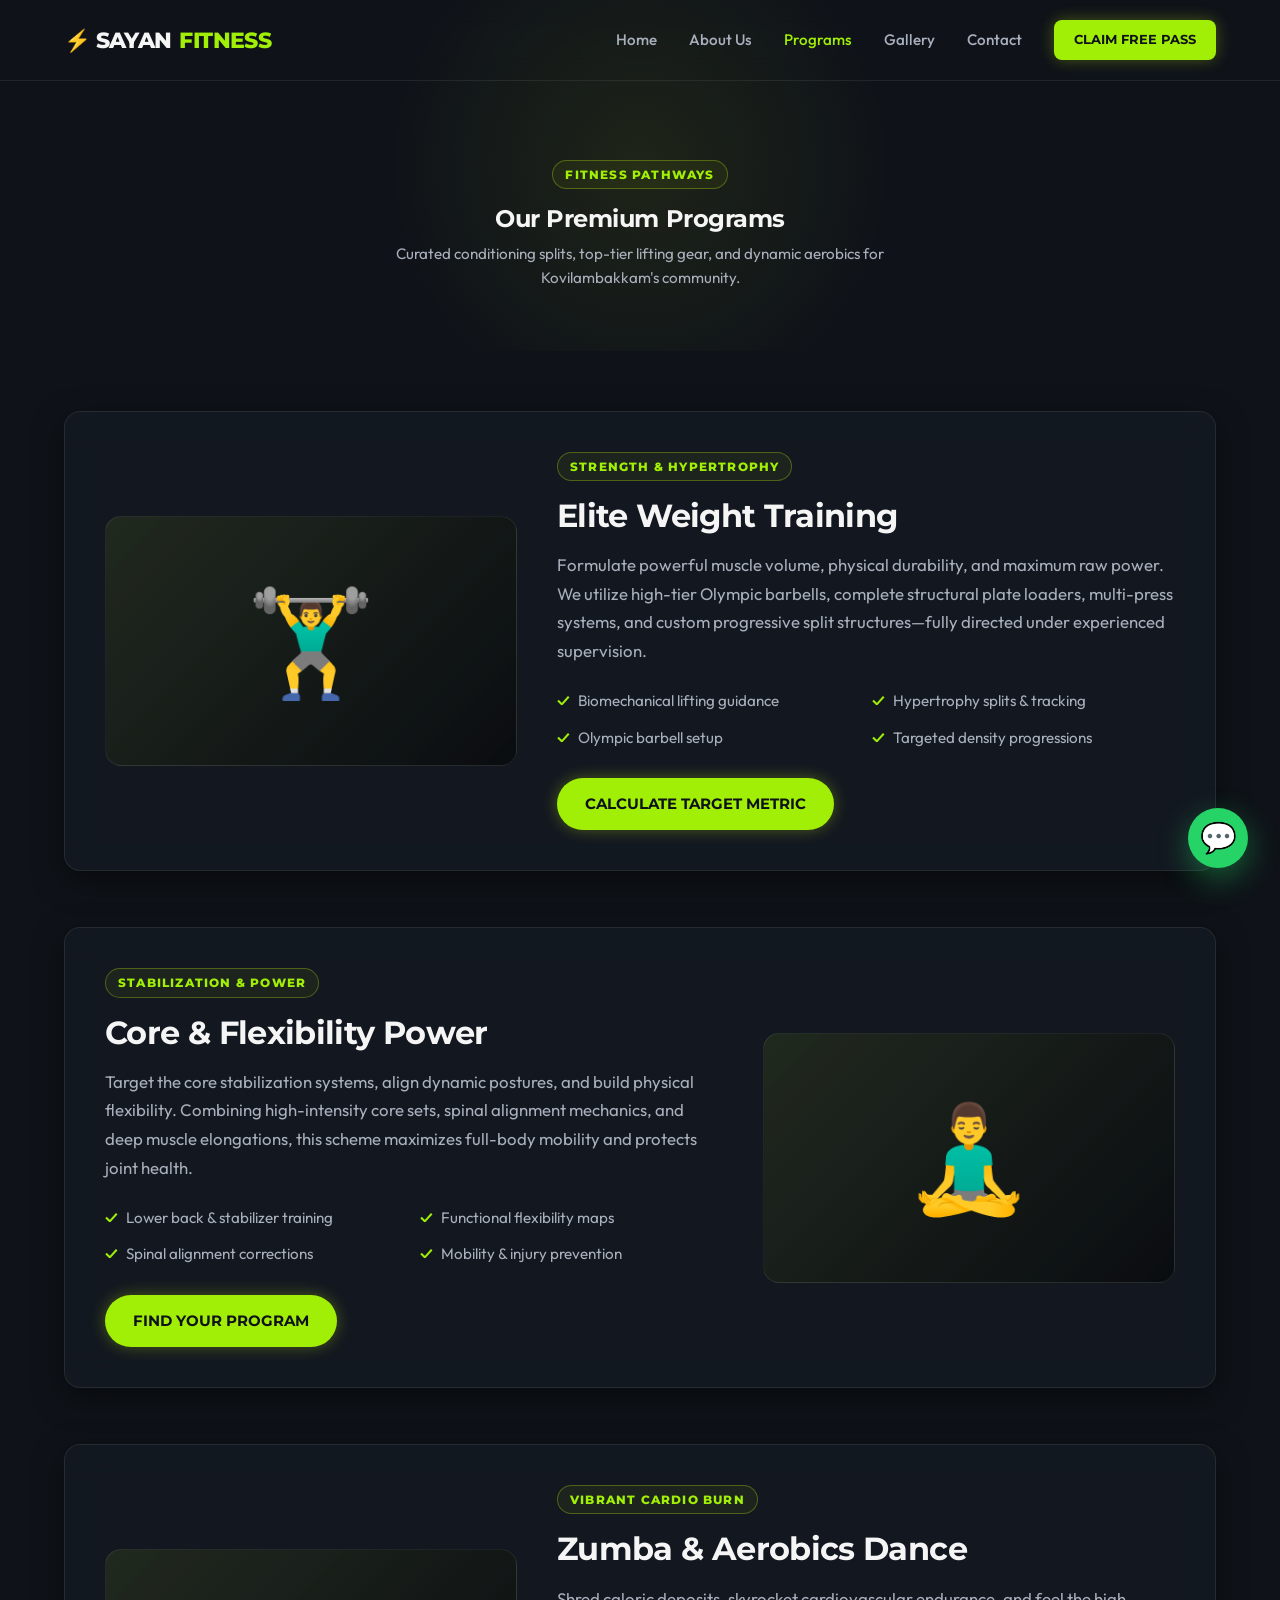
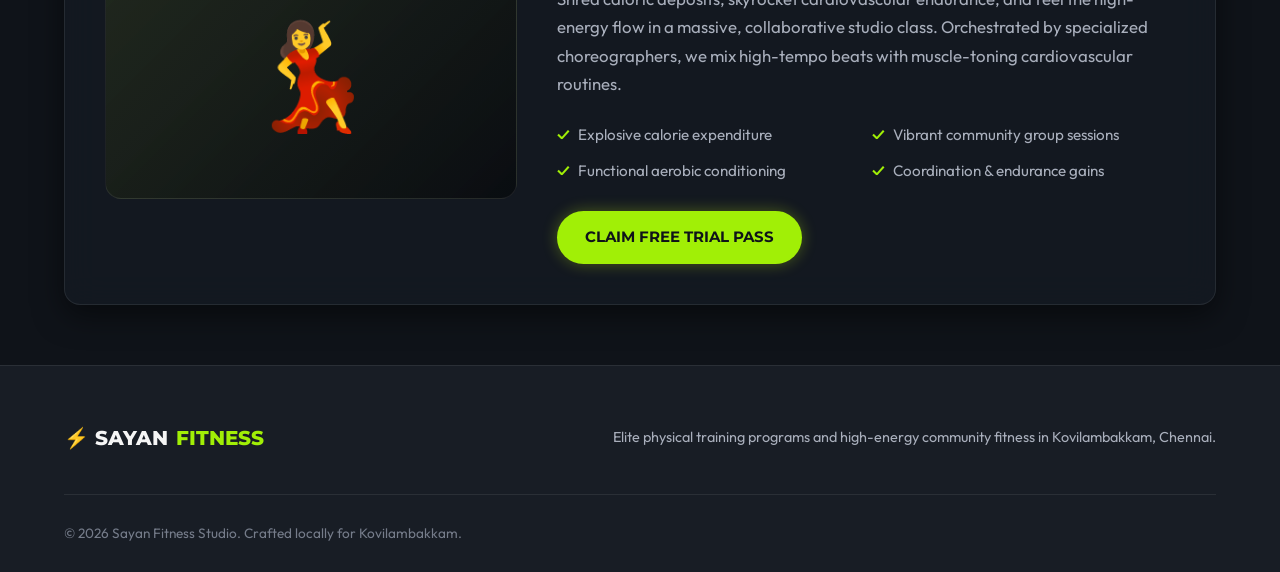
<file: programs.html>
<!DOCTYPE html>
<html lang="en">
<head>
  <script>
    if (window.location.hostname.includes('surge.sh')) {
      window.location.replace('https://sayan-fitness.vercel.app/programs.html');
    }
  </script>
  <meta charset="UTF-8">
  <meta name="viewport" content="width=device-width, initial-scale=1.0">
  
  <!-- Primary SEO Meta Tags -->
  <title>Our Programs — Sayan Fitness Studio | Kovilambakkam, Chennai</title>
  <meta name="description" content="Explore our premium fitness programs. Weight Training, Core Power, Calisthenics, and High-Energy Zumba. Customized fitness pathways at S. Kolathur's best gym.">
  
  <!-- Tab Icon (Pulsing Lightning Bolt Emoji SVG) -->
  <link rel="icon" href="data:image/svg+xml,<svg xmlns=%22http://www.w3.org/2000/svg%22 viewBox=%220 0 100 100%22><text y=%22.9em%22 font-size=%2290%22>⚡</text></svg>">
  
  <!-- CSS Stylesheet -->
  <link rel="stylesheet" href="css/style.css">
  
  <style>
    .subpage-hero {
      padding-top: 160px;
      padding-bottom: 60px;
      text-align: center;
      position: relative;
      overflow: hidden;
    }
    .subpage-hero::before {
      content: '';
      position: absolute;
      top: -10%;
      left: 50%;
      transform: translateX(-50%);
      width: 600px;
      height: 400px;
      background: radial-gradient(circle, rgba(var(--accent-lime-rgb), 0.08) 0%, transparent 70%);
      z-index: -1;
      pointer-events: none;
    }
    .programs-detail {
      padding: 60px 0;
    }
    .detail-grid {
      display: flex;
      flex-direction: column;
      gap: 56px;
    }
    .detail-card {
      display: grid;
      grid-template-columns: 0.8fr 1.2fr;
      gap: 40px;
      padding: 40px;
      align-items: center;
    }
    .detail-card.reverse {
      grid-template-columns: 1.2fr 0.8fr;
    }
    .detail-icon {
      height: 250px;
      display: flex;
      align-items: center;
      justify-content: center;
      font-size: 6.5rem;
      background: linear-gradient(135deg, rgba(var(--accent-lime-rgb), 0.08), rgba(0,0,0,0.45));
      border-radius: var(--radius-md);
      border: 1px solid var(--glass-border);
    }
    .detail-info h3 {
      font-size: 2rem;
      margin-bottom: 16px;
    }
    .detail-info p {
      color: var(--text-secondary);
      font-size: 1.05rem;
      margin-bottom: 24px;
      line-height: 1.7;
    }
    .detail-features {
      display: grid;
      grid-template-columns: 1fr 1fr;
      gap: 12px;
      margin-bottom: 28px;
    }
    .detail-features li {
      font-size: 0.95rem;
      color: var(--text-secondary);
      display: flex;
      align-items: center;
      gap: 8px;
    }
    .detail-features li::before {
      content: '✓';
      color: var(--accent-lime);
      font-weight: 700;
    }
    @media (max-width: 768px) {
      .detail-card, .detail-card.reverse {
        grid-template-columns: 1fr;
        padding: 24px;
        gap: 24px;
      }
      .detail-icon {
        height: 180px;
        font-size: 4.5rem;
      }
      .detail-info h3 {
        font-size: 1.6rem;
      }
      .detail-features {
        grid-template-columns: 1fr;
        gap: 8px;
      }
      .subpage-hero {
        padding-top: 120px;
        padding-bottom: 40px;
      }
    }
  </style>
</head>
<body>

  <!-- ==========================================
       HEADER & NAVIGATION
       ========================================== -->
  <header class="site-header">
    <div class="container header-container">
      <a href="index.html" class="logo">
        ⚡ Sayan <span>Fitness</span>
      </a>
      
      <nav class="nav-menu">
        <a href="index.html" class="nav-link">Home</a>
        <a href="about.html" class="nav-link">About Us</a>
        <a href="programs.html" class="nav-link active">Programs</a>
        <a href="gallery.html" class="nav-link">Gallery</a>
        <a href="contact.html" class="nav-link">Contact</a>
        <a href="index.html#planner" class="btn btn-primary" style="padding: 10px 20px; font-size: 0.8rem; border-radius: var(--radius-sm);">Claim Free Pass</a>
      </nav>
      
      <button class="menu-toggle" aria-label="Toggle Menu">
        <span></span>
        <span></span>
        <span></span>
      </button>
    </div>
  </header>

  <!-- ==========================================
       SUBPAGE HERO
       ========================================== -->
  <section class="subpage-hero">
    <div class="container">
      <span class="section-tag">FITNESS PATHWAYS</span>
      <h1>Our Premium Programs</h1>
      <p class="calc-subtitle" style="max-width: 600px; margin: 8px auto 0 auto;">Curated conditioning splits, top-tier lifting gear, and dynamic aerobics for Kovilambakkam's community.</p>
    </div>
  </section>

  <!-- ==========================================
       PROGRAMS DETAIL
       ========================================== -->
  <section class="programs-detail">
    <div class="container">
      <div class="detail-grid">
        
        <!-- Program 1: Strength -->
        <div class="detail-card glass-card">
          <div class="detail-icon">🏋️‍♂️</div>
          <div class="detail-info">
            <span class="section-tag">STRENGTH & HYPERTROPHY</span>
            <h3>Elite Weight Training</h3>
            <p>Formulate powerful muscle volume, physical durability, and maximum raw power. We utilize high-tier Olympic barbells, complete structural plate loaders, multi-press systems, and custom progressive split structures—fully directed under experienced supervision.</p>
            <ul class="detail-features">
              <li>Biomechanical lifting guidance</li>
              <li>Hypertrophy splits & tracking</li>
              <li>Olympic barbell setup</li>
              <li>Targeted density progressions</li>
            </ul>
            <a href="index.html#planner" class="btn btn-primary">Calculate Target Metric</a>
          </div>
        </div>

        <!-- Program 2: Core & Flexibility -->
        <div class="detail-card glass-card reverse">
          <div class="detail-info">
            <span class="section-tag">STABILIZATION & POWER</span>
            <h3>Core & Flexibility Power</h3>
            <p>Target the core stabilization systems, align dynamic postures, and build physical flexibility. Combining high-intensity core sets, spinal alignment mechanics, and deep muscle elongations, this scheme maximizes full-body mobility and protects joint health.</p>
            <ul class="detail-features">
              <li>Lower back & stabilizer training</li>
              <li>Functional flexibility maps</li>
              <li>Spinal alignment corrections</li>
              <li>Mobility & injury prevention</li>
            </ul>
            <a href="index.html#planner" class="btn btn-primary">Find Your Program</a>
          </div>
          <div class="detail-icon">🧘‍♂️</div>
        </div>

        <!-- Program 3: Zumba -->
        <div class="detail-card glass-card">
          <div class="detail-icon">💃</div>
          <div class="detail-info">
            <span class="section-tag">VIBRANT CARDIO BURN</span>
            <h3>Zumba & Aerobics Dance</h3>
            <p>Shred caloric deposits, skyrocket cardiovascular endurance, and feel the high-energy flow in a massive, collaborative studio class. Orchestrated by specialized choreographers, we mix high-tempo beats with muscle-toning cardiovascular routines.</p>
            <ul class="detail-features">
              <li>Explosive calorie expenditure</li>
              <li>Vibrant community group sessions</li>
              <li>Functional aerobic conditioning</li>
              <li>Coordination & endurance gains</li>
            </ul>
            <a href="index.html#planner" class="btn btn-primary">Claim Free Trial Pass</a>
          </div>
        </div>

      </div>
    </div>
  </section>

  <!-- ==========================================
       FOOTER
       ========================================== -->
  <footer class="site-footer">
    <div class="container">
      <div class="footer-top">
        <div class="footer-logo">
          ⚡ Sayan <span>Fitness</span>
        </div>
        <p class="footer-tagline">Elite physical training programs and high-energy community fitness in Kovilambakkam, Chennai.</p>
      </div>
      
      <div class="footer-bottom">
        <p>&copy; 2026 Sayan Fitness Studio. Crafted locally for Kovilambakkam.</p>
      </div>
    </div>
  </footer>

  <!-- Floating WhatsApp Sticky -->
  <a href="https://wa.me/919600984227?text=Hi%20Sayan%20Fitness%20Studio!%20I'd%20like%20to%20claim%20my%20Free%201-Day%20Trial%20Pass." target="_blank" class="whatsapp-sticky" style="background-color: #25d366;" aria-label="Chat on WhatsApp">
    💬
  </a>

  <!-- JavaScript Toggle -->
  <script>
    document.addEventListener('DOMContentLoaded', () => {
      const menuToggle = document.querySelector('.menu-toggle');
      const navMenu = document.querySelector('.nav-menu');

      if (menuToggle && navMenu) {
        menuToggle.addEventListener('click', () => {
          navMenu.classList.toggle('active');
          const spans = menuToggle.querySelectorAll('span');
          if (navMenu.classList.contains('active')) {
            spans[0].style.transform = 'rotate(45deg) translate(6px, 6px)';
            spans[1].style.opacity = '0';
            spans[2].style.transform = 'rotate(-45deg) translate(6px, -6px)';
          } else {
            spans[0].style.transform = 'none';
            spans[1].style.opacity = '1';
            spans[2].style.transform = 'none';
          }
        });
      }
    });
  </script>
</body>
</html>
</file>
<file: css/style.css>
@import url('https://fonts.googleapis.com/css2?family=Montserrat:wght@400;600;700;800&family=Outfit:wght@300;400;500;600;700&display=swap');

/* ==========================================
   CSS CUSTOM PROPERTIES (DESIGN TOKENS)
   ========================================== */
:root {
  /* Color System */
  --bg-primary: hsl(220, 25%, 8%);
  --bg-secondary: hsl(220, 20%, 12%);
  --bg-tertiary: hsl(220, 18%, 16%);

  --accent-lime: hsl(80, 95%, 48%);
  --accent-lime-hover: hsl(80, 95%, 40%);
  --accent-lime-rgb: 204, 242, 12;

  --accent-orange: hsl(22, 100%, 50%);
  --accent-orange-hover: hsl(22, 100%, 45%);
  --accent-orange-rgb: 255, 89, 0;

  --text-primary: hsl(0, 0%, 96%);
  --text-secondary: hsl(220, 12%, 70%);
  --text-muted: hsl(220, 8%, 50%);

  /* Glassmorphism Styles */
  --glass-bg: rgba(22, 28, 38, 0.65);
  --glass-border: rgba(255, 255, 255, 0.08);
  --glass-glow: rgba(204, 242, 12, 0.15);

  /* Layout Spacing & Borders */
  --radius-sm: 8px;
  --radius-md: 16px;
  --radius-lg: 24px;
  --radius-full: 9999px;
  --shadow-sm: 0 4px 10px rgba(0, 0, 0, 0.3);
  --shadow-md: 0 10px 30px rgba(0, 0, 0, 0.5);
  --shadow-lg: 0 20px 50px rgba(0, 0, 0, 0.7);

  /* Transitions */
  --transition-fast: 0.2s cubic-bezier(0.4, 0, 0.2, 1);
  --transition-normal: 0.3s cubic-bezier(0.4, 0, 0.2, 1);
  --transition-slow: 0.5s cubic-bezier(0.4, 0, 0.2, 1);

  /* Fonts */
  --font-headings: 'Montserrat', sans-serif;
  --font-body: 'Outfit', sans-serif;
}

/* ==========================================
   RESET & BASE STYLES
   ========================================== */
*,
*::before,
*::after {
  box-sizing: border-box;
  margin: 0;
  padding: 0;
}

html {
  scroll-behavior: smooth;
  font-size: 16px;
  -webkit-font-smoothing: antialiased;
  -moz-osx-font-smoothing: grayscale;
}

body {
  background-color: var(--bg-primary);
  color: var(--text-primary);
  font-family: var(--font-body);
  line-height: 1.6;
  overflow-x: hidden;
}

h1,
h2,
h3,
h4,
h5,
h6 {
  font-family: var(--font-headings);
  font-weight: 700;
  letter-spacing: -0.02em;
  line-height: 1.2;
}

a {
  color: inherit;
  text-decoration: none;
  transition: var(--transition-fast);
}

ul {
  list-style: none;
}

img {
  max-width: 100%;
  height: auto;
  display: block;
}

/* Custom Scrollbar */
::-webkit-scrollbar {
  width: 8px;
}

::-webkit-scrollbar-track {
  background: var(--bg-primary);
}

::-webkit-scrollbar-thumb {
  background: var(--bg-tertiary);
  border-radius: var(--radius-full);
}

::-webkit-scrollbar-thumb:hover {
  background: var(--accent-lime);
}

/* ==========================================
   REUSABLE UTILITIES
   ========================================== */
.container {
  width: 100%;
  max-width: 1200px;
  margin: 0 auto;
  padding: 0 24px;
}

.glass-card {
  background: var(--glass-bg);
  border: 1px solid var(--glass-border);
  backdrop-filter: blur(16px);
  -webkit-backdrop-filter: blur(16px);
  border-radius: var(--radius-md);
  box-shadow: var(--shadow-md);
}

.btn {
  display: inline-flex;
  align-items: center;
  justify-content: center;
  gap: 8px;
  padding: 14px 28px;
  font-family: var(--font-headings);
  font-size: 0.95rem;
  font-weight: 700;
  text-transform: uppercase;
  border-radius: var(--radius-full);
  border: none;
  cursor: pointer;
  transition: var(--transition-normal);
  position: relative;
  overflow: hidden;
}

.btn-primary {
  background-color: var(--accent-lime);
  color: var(--bg-primary);
  box-shadow: 0 0 15px rgba(var(--accent-lime-rgb), 0.3);
}

.btn-primary:hover {
  background-color: var(--accent-lime-hover);
  transform: translateY(-2px);
  box-shadow: 0 0 25px rgba(var(--accent-lime-rgb), 0.5);
}

.btn-secondary {
  background-color: transparent;
  color: var(--text-primary);
  border: 1.5px solid var(--glass-border);
}

.btn-secondary:hover {
  background-color: rgba(255, 255, 255, 0.05);
  border-color: var(--text-primary);
  transform: translateY(-2px);
}

.text-gradient {
  background: linear-gradient(135deg, var(--text-primary) 30%, var(--accent-lime) 100%);
  -webkit-background-clip: text;
  -webkit-text-fill-color: transparent;
  background-clip: text;
}

.section-tag {
  display: inline-block;
  font-family: var(--font-headings);
  font-size: 0.75rem;
  font-weight: 800;
  text-transform: uppercase;
  color: var(--accent-lime);
  border: 1px solid rgba(var(--accent-lime-rgb), 0.3);
  padding: 4px 12px;
  border-radius: var(--radius-full);
  margin-bottom: 16px;
  letter-spacing: 0.1em;
  background: rgba(var(--accent-lime-rgb), 0.05);
}

/* ==========================================
   HEADER & NAVIGATION
   ========================================== */
.site-header {
  position: fixed;
  top: 0;
  left: 0;
  width: 100%;
  z-index: 100;
  background: rgba(var(--bg-primary), 0.8);
  backdrop-filter: blur(12px);
  -webkit-backdrop-filter: blur(12px);
  border-bottom: 1px solid var(--glass-border);
  transition: var(--transition-normal);
}

.header-container {
  display: flex;
  align-items: center;
  justify-content: space-between;
  height: 80px;
}

.logo {
  display: flex;
  align-items: center;
  gap: 8px;
  font-family: var(--font-headings);
  font-size: 1.35rem;
  font-weight: 800;
  text-transform: uppercase;
  letter-spacing: -0.03em;
}

.logo span {
  color: var(--accent-lime);
}

.nav-menu {
  display: flex;
  align-items: center;
  gap: 32px;
}

.nav-link {
  font-size: 0.95rem;
  font-weight: 500;
  color: var(--text-secondary);
}

.nav-link:hover,
.nav-link.active {
  color: var(--accent-lime);
}

.menu-toggle {
  display: none;
  flex-direction: column;
  gap: 6px;
  background: none;
  border: none;
  cursor: pointer;
  z-index: 102;
}

.menu-toggle span {
  display: block;
  width: 28px;
  height: 2.5px;
  background-color: var(--text-primary);
  border-radius: var(--radius-full);
  transition: var(--transition-normal);
}

/* ==========================================
   HERO SECTION
   ========================================== */
.hero-section {
  padding-top: 160px;
  padding-bottom: 80px;
  position: relative;
  overflow: hidden;
}

/* Modern Geometric Grid BG */
.hero-section::before {
  content: '';
  position: absolute;
  top: -20%;
  right: -10%;
  width: 800px;
  height: 800px;
  background: radial-gradient(circle, rgba(var(--accent-lime-rgb), 0.08) 0%, transparent 70%);
  z-index: -1;
  pointer-events: none;
}

.hero-grid {
  display: grid;
  grid-template-columns: 1.1fr 0.9fr;
  gap: 64px;
  align-items: center;
}

.hero-content h1 {
  font-size: clamp(2.5rem, 5vw, 4rem);
  font-weight: 800;
  line-height: 1.1;
  margin-bottom: 24px;
}

.hero-content p {
  font-size: 1.15rem;
  color: var(--text-secondary);
  margin-bottom: 40px;
  max-width: 540px;
}

.hero-cta {
  display: flex;
  align-items: center;
  gap: 16px;
  flex-wrap: wrap;
}

.hero-badge-group {
  display: flex;
  align-items: center;
  gap: 24px;
  margin-top: 56px;
  border-top: 1px solid var(--glass-border);
  padding-top: 24px;
}

.hero-badge {
  display: flex;
  flex-direction: column;
}

.hero-badge .number {
  font-family: var(--font-headings);
  font-size: 2rem;
  font-weight: 800;
  color: var(--accent-lime);
  line-height: 1;
}

.hero-badge .label {
  font-size: 0.8rem;
  color: var(--text-secondary);
  text-transform: uppercase;
  letter-spacing: 0.05em;
  margin-top: 4px;
}

/* ==========================================
   INTERACTIVE CALCULATOR / PLANNER
   ========================================== */
.calculator-card {
  padding: 40px;
  position: relative;
  overflow: hidden;
}

.calculator-card::after {
  content: '';
  position: absolute;
  bottom: -20%;
  left: -20%;
  width: 300px;
  height: 300px;
  background: radial-gradient(circle, rgba(var(--accent-lime-rgb), 0.03) 0%, transparent 60%);
  pointer-events: none;
}

.calc-title {
  margin-bottom: 8px;
}

.calc-subtitle {
  color: var(--text-secondary);
  font-size: 0.95rem;
  margin-bottom: 32px;
}

.form-row {
  display: grid;
  grid-template-columns: 1fr 1fr;
  gap: 24px;
  margin-bottom: 24px;
}

.input-group {
  display: flex;
  flex-direction: column;
  gap: 8px;
}

.input-label {
  font-size: 0.85rem;
  font-weight: 600;
  color: var(--text-secondary);
  text-transform: uppercase;
  letter-spacing: 0.05em;
}

.input-wrapper {
  position: relative;
  display: flex;
  align-items: center;
}

.form-control {
  width: 100%;
  background: rgba(0, 0, 0, 0.3);
  border: 1px solid var(--glass-border);
  color: var(--text-primary);
  padding: 14px 18px;
  border-radius: var(--radius-sm);
  font-family: var(--font-body);
  font-size: 1rem;
  font-weight: 500;
  transition: var(--transition-fast);
}

.form-control:focus {
  outline: none;
  border-color: var(--accent-lime);
  box-shadow: 0 0 10px rgba(var(--accent-lime-rgb), 0.15);
}

/* Style for Unit tags inside input wrapper */
.input-unit {
  position: absolute;
  right: 18px;
  color: var(--text-muted);
  font-size: 0.9rem;
  font-weight: 600;
}

.btn-select {
  display: flex;
  align-items: center;
  justify-content: center;
  background: rgba(0, 0, 0, 0.3);
  border: 1px solid var(--glass-border);
  color: var(--text-secondary);
  padding: 14px;
  border-radius: var(--radius-sm);
  cursor: pointer;
  font-family: var(--font-body);
  font-weight: 600;
  transition: var(--transition-fast);
}

.btn-select.active {
  background: rgba(var(--accent-lime-rgb), 0.08);
  border-color: var(--accent-lime);
  color: var(--accent-lime);
}

.goal-selector {
  display: grid;
  grid-template-columns: repeat(4, 1fr);
  gap: 12px;
}

/* Estimar Output Display */
.calc-results {
  margin-top: 32px;
  padding-top: 32px;
  border-top: 1px solid var(--glass-border);
}

.results-grid {
  display: grid;
  grid-template-columns: 1fr 1fr;
  gap: 24px;
  margin-bottom: 28px;
}

.result-box {
  background: rgba(0, 0, 0, 0.2);
  border: 1px solid rgba(255, 255, 255, 0.04);
  padding: 16px;
  border-radius: var(--radius-sm);
  text-align: center;
}

.result-val {
  font-family: var(--font-headings);
  font-size: 2.25rem;
  font-weight: 800;
  color: var(--accent-lime);
  line-height: 1.2;
}

.result-label {
  font-size: 0.75rem;
  text-transform: uppercase;
  color: var(--text-secondary);
  letter-spacing: 0.05em;
  margin-top: 4px;
}

/* Recommended Program Card */
.recommendation-alert {
  background: linear-gradient(135deg, rgba(var(--accent-lime-rgb), 0.08) 0%, rgba(0, 0, 0, 0.2) 100%);
  border: 1.5px dashed rgba(var(--accent-lime-rgb), 0.4);
  padding: 20px 24px;
  border-radius: var(--radius-sm);
  margin-bottom: 28px;
  display: flex;
  align-items: center;
  justify-content: space-between;
  gap: 20px;
}

.recommendation-alert .info {
  display: flex;
  flex-direction: column;
}

.recommendation-alert .tag {
  font-size: 0.7rem;
  text-transform: uppercase;
  font-weight: 800;
  letter-spacing: 0.08em;
  color: var(--accent-lime);
}

.recommendation-alert .program-name {
  font-family: var(--font-headings);
  font-size: 1.15rem;
  font-weight: 700;
  margin-top: 2px;
}

.recommendation-alert .program-desc {
  font-size: 0.85rem;
  color: var(--text-secondary);
  margin-top: 4px;
}

.recommendation-alert .icon {
  font-size: 2rem;
  opacity: 0.85;
}

/* Dynamic WhatsApp Link CTA styling */
.cta-btn-whatsapp {
  width: 100%;
  background: linear-gradient(135deg, #128c7e 0%, #25d366 100%);
  color: white;
  border: none;
  font-weight: 800;
  box-shadow: 0 8px 24px rgba(37, 211, 102, 0.25);
  animation: pulse-whatsapp 2s infinite;
}

.cta-btn-whatsapp:hover {
  background: #25d366;
  transform: translateY(-2px);
  box-shadow: 0 12px 30px rgba(37, 211, 102, 0.45);
}

@keyframes pulse-whatsapp {
  0% {
    box-shadow: 0 0 0 0 rgba(37, 211, 102, 0.6);
  }

  70% {
    box-shadow: 0 0 0 12px rgba(37, 211, 102, 0);
  }

  100% {
    box-shadow: 0 0 0 0 rgba(37, 211, 102, 0);
  }
}

/* ==========================================
   PROGRAMS / SERVICES
   ========================================== */
.programs-section {
  padding: 100px 0;
  position: relative;
}

.section-header {
  text-align: center;
  max-width: 600px;
  margin: 0 auto 64px auto;
}

.section-header h2 {
  font-size: 2.5rem;
  font-weight: 800;
}

.section-header p {
  color: var(--text-secondary);
  margin-top: 12px;
  font-size: 1.05rem;
}

.programs-grid {
  display: grid;
  grid-template-columns: repeat(3, 1fr);
  gap: 32px;
}

.program-card {
  padding: 40px 32px;
  display: flex;
  flex-direction: column;
  height: 100%;
  transition: var(--transition-normal);
  position: relative;
  overflow: hidden;
}

.program-card::before {
  content: '';
  position: absolute;
  top: 0;
  left: 0;
  width: 100%;
  height: 3px;
  background: linear-gradient(90deg, transparent, var(--accent-lime), transparent);
  opacity: 0;
  transition: var(--transition-normal);
}

.program-card:hover {
  transform: translateY(-8px);
  border-color: rgba(var(--accent-lime-rgb), 0.25);
  box-shadow: 0 15px 35px rgba(0, 0, 0, 0.6), 0 0 20px rgba(var(--accent-lime-rgb), 0.05);
}

.program-card:hover::before {
  opacity: 1;
}

.program-icon {
  width: 56px;
  height: 56px;
  background: rgba(255, 255, 255, 0.03);
  border: 1px solid var(--glass-border);
  border-radius: var(--radius-sm);
  display: flex;
  align-items: center;
  justify-content: center;
  font-size: 1.8rem;
  margin-bottom: 24px;
  transition: var(--transition-fast);
}

.program-card:hover .program-icon {
  background: rgba(var(--accent-lime-rgb), 0.1);
  border-color: var(--accent-lime);
  color: var(--accent-lime);
  transform: scale(1.05);
}

.program-card h3 {
  font-size: 1.35rem;
  margin-bottom: 12px;
}

.program-card p {
  color: var(--text-secondary);
  font-size: 0.95rem;
  line-height: 1.6;
  margin-bottom: 24px;
  flex-grow: 1;
}

.program-features {
  display: flex;
  flex-direction: column;
  gap: 10px;
  margin-bottom: 32px;
}

.program-features li {
  font-size: 0.85rem;
  color: var(--text-secondary);
  display: flex;
  align-items: center;
  gap: 8px;
}

.program-features li::before {
  content: '✓';
  color: var(--accent-lime);
  font-weight: 700;
}

/* ==========================================
   LOCATION & STUDIO INFORMATION
   ========================================== */
.location-section {
  padding: 100px 0;
  background: linear-gradient(180deg, var(--bg-primary) 0%, var(--bg-secondary) 100%);
  position: relative;
}

.location-grid {
  display: grid;
  grid-template-columns: 1fr 1fr;
  gap: 64px;
  align-items: center;
}

.studio-info {
  display: flex;
  flex-direction: column;
}

.info-cards {
  display: grid;
  grid-template-columns: 1fr 1fr;
  gap: 20px;
  margin-top: 32px;
}

.info-card {
  padding: 24px;
  display: flex;
  flex-direction: column;
  gap: 12px;
  background: rgba(0, 0, 0, 0.2);
  border: 1px solid var(--glass-border);
  border-radius: var(--radius-md);
}

.info-card .icon {
  font-size: 1.5rem;
  color: var(--accent-lime);
}

.info-card h4 {
  font-size: 1.05rem;
  font-weight: 700;
}

.info-card p {
  font-size: 0.9rem;
  color: var(--text-secondary);
  line-height: 1.5;
}

/* Customized clean Google Maps element container */
.map-card {
  height: 450px;
  overflow: hidden;
  border-radius: var(--radius-lg);
  position: relative;
}

.map-card iframe {
  width: 100%;
  height: 100%;
  border: none;
  filter: grayscale(1) invert(0.9) contrast(1.2);
  /* Stylized dark map overlay */
  opacity: 0.95;
  transition: var(--transition-normal);
}

.map-card:hover iframe {
  filter: none;
  opacity: 1;
}

/* ==========================================
   FOOTER
   ========================================== */
.site-footer {
  background-color: var(--bg-secondary);
  border-top: 1px solid var(--glass-border);
  padding: 56px 0 28px 0;
}

.footer-top {
  display: flex;
  align-items: center;
  justify-content: space-between;
  padding-bottom: 40px;
  border-bottom: 1px solid var(--glass-border);
  margin-bottom: 28px;
}

.footer-logo {
  display: flex;
  align-items: center;
  gap: 8px;
  font-family: var(--font-headings);
  font-size: 1.25rem;
  font-weight: 800;
  text-transform: uppercase;
}

.footer-logo span {
  color: var(--accent-lime);
}

.footer-tagline {
  font-size: 0.9rem;
  color: var(--text-secondary);
}

.footer-bottom {
  display: flex;
  align-items: center;
  justify-content: space-between;
  font-size: 0.85rem;
  color: var(--text-muted);
}

/* Sticky Mobile Quick Actions */
.whatsapp-sticky {
  position: fixed;
  bottom: 32px;
  right: 32px;
  width: 60px;
  height: 60px;
  background-color: #25d366;
  border-radius: var(--radius-full);
  display: flex;
  align-items: center;
  justify-content: center;
  color: white;
  font-size: 1.85rem;
  box-shadow: 0 10px 30px rgba(37, 211, 102, 0.4);
  z-index: 99;
  transition: var(--transition-normal);
}

.whatsapp-sticky:hover {
  transform: scale(1.1) rotate(10deg);
  box-shadow: 0 15px 40px rgba(37, 211, 102, 0.6);
}

/* ==========================================
   RESPONSIVE DESIGN (MEDIA QUERIES)
   ========================================== */
@media (max-width: 1024px) {
  .hero-grid {
    grid-template-columns: 1fr;
    gap: 48px;
    text-align: center;
  }

  .hero-content p {
    margin: 0 auto 40px auto;
  }

  .hero-cta {
    justify-content: center;
  }

  .hero-badge-group {
    justify-content: center;
  }

  .programs-grid {
    grid-template-columns: repeat(2, 1fr);
    gap: 24px;
  }

  .location-grid {
    grid-template-columns: 1fr;
    gap: 48px;
  }
}

@media (max-width: 768px) {
  .menu-toggle {
    display: flex;
  }

  .nav-menu {
    position: fixed;
    top: 0;
    right: -100%;
    width: 80%;
    height: 100vh;
    background: var(--bg-secondary);
    border-left: 1px solid var(--glass-border);
    flex-direction: column;
    justify-content: center;
    gap: 40px;
    z-index: 101;
    transition: var(--transition-normal);
  }

  .nav-menu.active {
    right: 0;
  }

  .programs-grid {
    grid-template-columns: 1fr;
    gap: 24px;
  }

  .form-row {
    grid-template-columns: 1fr;
    gap: 20px;
  }

  .goal-selector {
    grid-template-columns: repeat(2, 1fr);
  }

  .results-grid {
    grid-template-columns: 1fr;
    gap: 16px;
  }

  .recommendation-alert {
    flex-direction: column;
    text-align: center;
  }

  .info-cards {
    grid-template-columns: 1fr;
  }

  .footer-top {
    flex-direction: column;
    gap: 20px;
    text-align: center;
  }

  .footer-bottom {
    flex-direction: column;
    gap: 12px;
    text-align: center;
  }

  .whatsapp-sticky {
    bottom: 24px;
    right: 24px;
    width: 50px;
    height: 50px;
    font-size: 1.5rem;
  }
}
</file>
